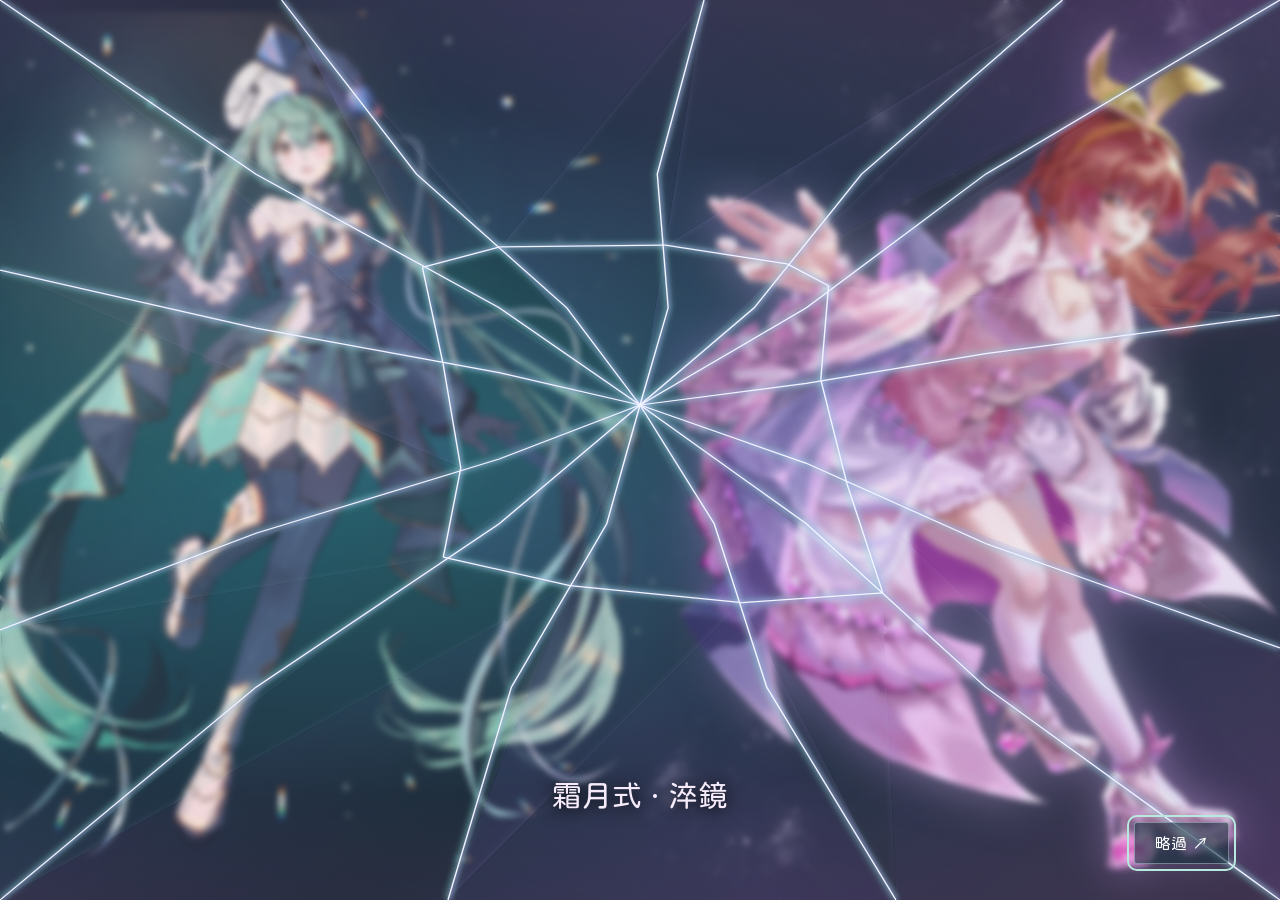
<file: index.html>
<!doctype html>
<html lang="zh-Hant" data-theme="dark">
  <head>
    <meta charset="utf-8">
    <meta name="viewport" content="width=device-width,initial-scale=1">
    <meta name="theme-color" content="#071d25">
    <title>霜月式 · 淬鏡 | 霜月式 · 淬鏡</title>
    <link rel="icon" href="assets/mirror.svg">
    <link rel="stylesheet" href="screen.css">
    <script>
      try {
        if (sessionStorage.getItem('shimo-theme') === 'light') {
          document.documentElement.dataset.theme = 'light';
        }
      } catch {}
    </script>
  </head>
  <body data-page="home">
    <div class="world" aria-hidden="true">
      <div class="world-background dark-background"></div>
      <div class="world-background light-background"></div>
      <img class="glass-art dark-only" src="assets/layers/dark-glass.webp" alt="">
      <img class="glass-art light-only" src="assets/layers/light-glass.webp" alt="">
    </div>

    <header>
      <a class="brand" href="index.html" data-zh="霜月式 · 淬鏡" data-en="ShimotsukiCon · Saikyou">霜月式 · 淬鏡</a>
      <div class="controls">
        <button id="language-toggle" aria-label="Switch to English" lang="en">EN</button>
        <button id="theme-toggle" aria-label="切換至明亮模式" aria-pressed="false"><span class="mode-icon" aria-hidden="true">☀</span><span class="mode-label">明亮模式</span></button>
        <button id="motion-toggle" aria-label="關閉動態效果" aria-pressed="true">動態 ON</button>
      </div>
    </header>

    <main class="home-screen" id="main">
      <div class="home-copy">
        <div class="event-title">
          <span>霜月式</span>
          <h1>淬鏡</h1>
          <small>SHIMOTSUKICON · SAIKYOU 2026</small>
        </div>

        <nav class="main-menu" aria-label="活動目錄">
          <a class="menu-link" href="introduction.html">
            <span class="menu-index">01</span>
            <span data-zh="活動簡介" data-en="Introduction">活動簡介</span>
            <span aria-hidden="true">↗</span>
          </a>
          <a class="menu-link" href="stage.html">
            <span class="menu-index">02</span>
            <span data-zh="舞臺表演" data-en="Stage">舞臺表演</span>
            <span aria-hidden="true">↗</span>
          </a>
          <a class="menu-link" href="map.html">
            <span class="menu-index">03</span>
            <span data-zh="場地地圖" data-en="Map">場地地圖</span>
            <span aria-hidden="true">↗</span>
          </a>
          <a class="menu-link" href="random-play-dance.html">
            <span class="menu-index">04</span>
            <span data-zh="隨機宅舞" data-en="Random Play Dance">隨機宅舞</span>
            <span aria-hidden="true">↗</span>
          </a>
          <a class="menu-link" href="cosplayer-rules.html">
            <span class="menu-index">05</span>
            <span data-zh="Cosplayer 守則" data-en="Cosplayer Rules">Cosplayer 守則</span>
            <span aria-hidden="true">↗</span>
          </a>
          <a class="menu-link" href="participants-regulations.html">
            <span class="menu-index">06</span>
            <span data-zh="參加者守則" data-en="Participants Regulations">參加者守則</span>
            <span aria-hidden="true">↗</span>
          </a>
          <a class="menu-link" href="faq.html">
            <span class="menu-index">07</span>
            <span data-zh="常見問題" data-en="FAQ">常見問題</span>
            <span aria-hidden="true">↗</span>
          </a>
        </nav>
      </div>

      <div class="character-stage" aria-label="看板娘">
        <img class="character dark-character" src="assets/layers/hekiru.webp" alt="Hekiru">
        <img class="character light-character" src="assets/layers/nozomi.webp" alt="Nozomi">
        <span class="character-name dark-only">Hekiru</span>
        <span class="character-name light-only">Nozomi</span>
      </div>
    </main>

    <footer>
      <a class="society-link" href="https://www.acabox.studsoc.hku.hk/" target="_blank" rel="noopener" data-zh="ACA 網站 ↗" data-en="ACA website ↗">ACA 網站 ↗</a>
      <span class="event-date">2026.11.15 · 12:00–20:00</span>
      <div>
        <a class="ticket-link" href="https://www.art-mate.net/doc/99977" target="_blank" rel="noopener" data-zh="購票 ↗" data-en="Tickets ↗">購票 ↗</a>
        <button id="replay" data-zh="重播開場" data-en="Replay intro">重播開場</button>
        <a href="https://www.instagram.com/acahku/" target="_blank" rel="noopener">IG ↗</a>
      </div>
    </footer>

    <div class="entrance" id="entrance" hidden>
      <div class="entrance-backdrop"></div>
      <div class="entrance-characters" aria-hidden="true">
        <img class="entrance-hekiru" src="assets/layers/hekiru.webp" alt="">
        <img class="entrance-nozomi" src="assets/layers/nozomi.webp" alt="">
      </div>
      <div class="mirror-surface" id="mirror-surface" aria-hidden="true"></div>
      <svg class="crack-lines" viewBox="0 0 1000 800" preserveAspectRatio="none" aria-hidden="true">
        <g id="fractures"></g>
      </svg>
      <div class="entrance-title" aria-hidden="true">霜月式 · 淬鏡</div>
      <button id="skip" data-zh="略過 ↗" data-en="Skip ↗">略過 ↗</button>
    </div>
    <script src="screen.js"></script>
  </body>
</html>
</file>
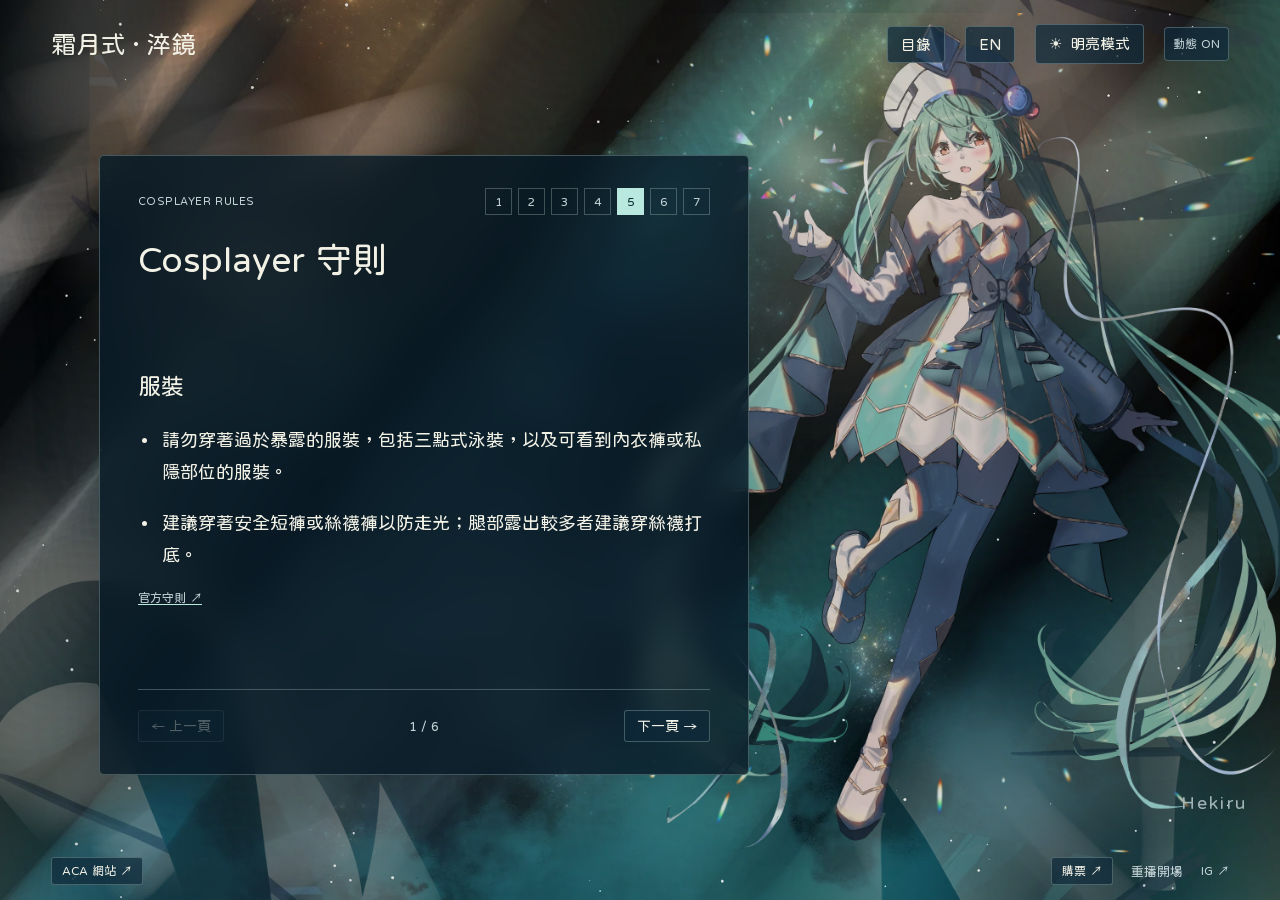
<file: cosplayer-rules.html>
<!doctype html>
<html lang="zh-Hant" data-theme="dark">
  <head>
    <meta charset="utf-8">
    <meta name="viewport" content="width=device-width,initial-scale=1">
    <meta name="theme-color" content="#071d25">
    <title>Cosplayer 守則 | 霜月式 · 淬鏡</title>
    <link rel="icon" href="assets/mirror.svg">
    <link rel="stylesheet" href="screen.css">
    <script>
      try {
        if (sessionStorage.getItem('shimo-theme') === 'light') {
          document.documentElement.dataset.theme = 'light';
        }
      } catch {}
    </script>
  </head>
  <body data-page="cosplayer-rules">
    <div class="world" aria-hidden="true">
      <div class="world-background dark-background"></div>
      <div class="world-background light-background"></div>
      <img class="glass-art dark-only" src="assets/layers/dark-glass.webp" alt="">
      <img class="glass-art light-only" src="assets/layers/light-glass.webp" alt="">
    </div>

    <header>
      <a class="brand" href="index.html" data-zh="霜月式 · 淬鏡" data-en="ShimotsukiCon · Saikyou">霜月式 · 淬鏡</a>
      <div class="controls">
        <a class="home-link" href="index.html" data-zh="目錄" data-en="Menu">目錄</a>
        <button id="language-toggle" aria-label="Switch to English" lang="en">EN</button>
        <button id="theme-toggle" aria-label="切換至明亮模式" aria-pressed="false"><span class="mode-icon" aria-hidden="true">☀</span><span class="mode-label">明亮模式</span></button>
        <button id="motion-toggle" aria-label="關閉動態效果" aria-pressed="true">動態 ON</button>
      </div>
    </header>

    <main class="detail-screen" id="main">
      <section class="page-panel" aria-labelledby="page-title">
        <div class="panel-top">
          <span>COSPLAYER RULES</span>
          <nav aria-label="頁面切換">
            <a href="introduction.html" aria-label="活動簡介" data-label-zh="活動簡介" data-label-en="Introduction">1</a>
            <a href="stage.html" aria-label="舞臺表演" data-label-zh="舞臺表演" data-label-en="Stage">2</a>
            <a href="map.html" aria-label="場地地圖" data-label-zh="場地地圖" data-label-en="Map">3</a>
            <a href="random-play-dance.html" aria-label="隨機宅舞" data-label-zh="隨機宅舞" data-label-en="Random Play Dance">4</a>
            <a href="cosplayer-rules.html" aria-current="page" aria-label="Cosplayer 守則" data-label-zh="Cosplayer 守則" data-label-en="Cosplayer Rules">5</a>
            <a href="participants-regulations.html" aria-label="參加者守則" data-label-zh="參加者守則" data-label-en="Participants Regulations">6</a>
            <a href="faq.html" aria-label="常見問題" data-label-zh="常見問題" data-label-en="FAQ">7</a>
          </nav>
        </div>

        <h1 id="page-title"><span data-zh="Cosplayer 守則" data-en="Cosplayer Rules">Cosplayer 守則</span></h1>

        <div class="page-content">
          <div class="lang-content" data-lang="zh">
            <section class="content-sheet" data-sheet>
              <h2>服裝</h2>
              <ul class="rule-list">
                <li>請勿穿著過於暴露的服裝，包括三點式泳裝，以及可看到內衣褲或私隱部位的服裝。</li>
                <li>建議穿著安全短褲或絲襪褲以防走光；腿部露出較多者建議穿絲襪打底。</li>
              </ul>
            </section>

            <section class="content-sheet" data-sheet hidden>
              <h2>制服與男士服裝</h2>
              <ul class="rule-list">
                <li>男士上身不設服裝限制，下半身覆蓋範圍須大於三角褲。</li>
                <li>請勿穿著軍人、警察、保安，或任何疑似真實正規制服團體的制服。</li>
              </ul>
            </section>

            <section class="content-sheet" data-sheet hidden>
              <h2>道具與洗手間</h2>
              <ul class="rule-list">
                <li>不可攜帶具攻擊性或危險性的物品，例如氣槍、煙花、已開鋒刀具及堅硬物料製作的道具。</li>
                <li>請勿在洗手間進行阻礙他人使用的活動，包括化妝、更衣及噴染。</li>
              </ul>
            </section>

            <section class="content-sheet" data-sheet hidden>
              <h2>整潔與攝影</h2>
              <ul class="rule-list">
                <li>請勿使用會污染場地或需大量清理的拍攝道具，包括羽毛、彩紙亮片及假血。</li>
                <li>請勿在參展攤位附近或主要通道拍照；避免長時間佔用同一場景，讓他人使用。</li>
              </ul>
            </section>

            <section class="content-sheet" data-sheet hidden>
              <h2>現場秩序</h2>
              <ul class="rule-list">
                <li>工作人員發現違規行為時將勸喻改正；如勸喻無效，會要求有關人士離開活動範圍。</li>
              </ul>
            </section>

            <section class="content-sheet" data-sheet hidden>
              <h2>失物處理</h2>
              <ul class="rule-list">
                <li>請保管個人財物。如有遺失或拾獲物品，可到官方攤位查詢或登記。</li>
                <li>活動後會於 Instagram（@acahku）發佈失物認領資訊，請留意帖文；本會對任何損失概不負責。</li>
              </ul>
            </section>

            <p class="source-note"><a class="text-link" href="https://www.instagram.com/acahku/p/DfT3xdLD_g8/" target="_blank" rel="noopener">官方守則 ↗</a></p>
          </div>

          <div class="lang-content" data-lang="en" hidden>
            <section class="content-sheet" data-sheet>
              <h2>Costumes</h2>
              <ul class="rule-list">
                <li>Do not wear overly revealing costumes, including bikinis or clothing that exposes underwear or private parts.</li>
                <li>Safety shorts or tights are recommended to prevent accidental exposure. Stockings are recommended when much of the leg is exposed.</li>
              </ul>
            </section>

            <section class="content-sheet" data-sheet hidden>
              <h2>Uniforms & coverage</h2>
              <ul class="rule-list">
                <li>For men, there is no restriction on upper-body clothing; lower-body coverage must exceed that of briefs.</li>
                <li>Do not wear actual or realistic military, police, security or other official uniforms.</li>
              </ul>
            </section>

            <section class="content-sheet" data-sheet hidden>
              <h2>Props & toilets</h2>
              <ul class="rule-list">
                <li>Do not bring offensive or dangerous items, including airsoft guns, fireworks, sharpened blades or props made from hard materials.</li>
                <li>Do not obstruct others using the toilets, including while applying makeup, changing or spray-dyeing.</li>
              </ul>
            </section>

            <section class="content-sheet" data-sheet hidden>
              <h2>Cleanliness & photography</h2>
              <ul class="rule-list">
                <li>Do not use photography props that stain the venue or require extensive cleanup, including feathers, confetti, glitter or fake blood.</li>
                <li>Do not take photos near booths or in main walkways. Share photo settings rather than occupying one for an extended period.</li>
              </ul>
            </section>

            <section class="content-sheet" data-sheet hidden>
              <h2>Staff instructions</h2>
              <ul class="rule-list">
                <li>Staff will ask anyone breaching the rules to correct their behaviour. Anyone who does not comply will be asked to leave the event area.</li>
              </ul>
            </section>

            <section class="content-sheet" data-sheet hidden>
              <h2>Lost property</h2>
              <ul class="rule-list">
                <li>Look after your belongings. Report lost or found items at the official booth.</li>
                <li>Lost-property collection information will be posted on @acahku after the event. ACA accepts no liability for losses.</li>
              </ul>
            </section>

            <p class="source-note"><a class="text-link" href="https://www.instagram.com/acahku/p/DfT3xdLD_g8/" target="_blank" rel="noopener">Official regulations ↗</a></p>
          </div>
        </div>

        <nav class="content-pager" aria-label="內容分頁" hidden>
          <button id="sheet-prev" data-zh="← 上一頁" data-en="← Previous">← 上一頁</button>
          <span id="sheet-position" role="status" aria-live="polite"></span>
          <button id="sheet-next" data-zh="下一頁 →" data-en="Next →">下一頁 →</button>
        </nav>
      </section>

      <div class="character-stage" aria-label="看板娘">
        <img class="character dark-character" src="assets/layers/hekiru.webp" alt="Hekiru">
        <img class="character light-character" src="assets/layers/nozomi.webp" alt="Nozomi">
        <span class="character-name dark-only">Hekiru</span>
        <span class="character-name light-only">Nozomi</span>
      </div>
    </main>

    <footer>
      <a class="society-link" href="https://www.acabox.studsoc.hku.hk/" target="_blank" rel="noopener" data-zh="ACA 網站 ↗" data-en="ACA website ↗">ACA 網站 ↗</a>
      <div>
        <a class="ticket-link" href="https://www.art-mate.net/doc/99977" target="_blank" rel="noopener" data-zh="購票 ↗" data-en="Tickets ↗">購票 ↗</a>
        <button id="replay" data-zh="重播開場" data-en="Replay intro">重播開場</button>
        <a href="https://www.instagram.com/acahku/" target="_blank" rel="noopener">IG ↗</a>
      </div>
    </footer>

    <div class="entrance" id="entrance" hidden>
      <div class="entrance-backdrop"></div>
      <div class="entrance-characters" aria-hidden="true">
        <img class="entrance-hekiru" src="assets/layers/hekiru.webp" alt="">
        <img class="entrance-nozomi" src="assets/layers/nozomi.webp" alt="">
      </div>
      <div class="mirror-surface" id="mirror-surface" aria-hidden="true"></div>
      <svg class="crack-lines" viewBox="0 0 1000 800" preserveAspectRatio="none" aria-hidden="true">
        <g id="fractures"></g>
      </svg>
      <div class="entrance-title" aria-hidden="true">霜月式 · 淬鏡</div>
      <button id="skip" data-zh="略過 ↗" data-en="Skip ↗">略過 ↗</button>
    </div>
    <script src="screen.js"></script>
  </body>
</html>
</file>
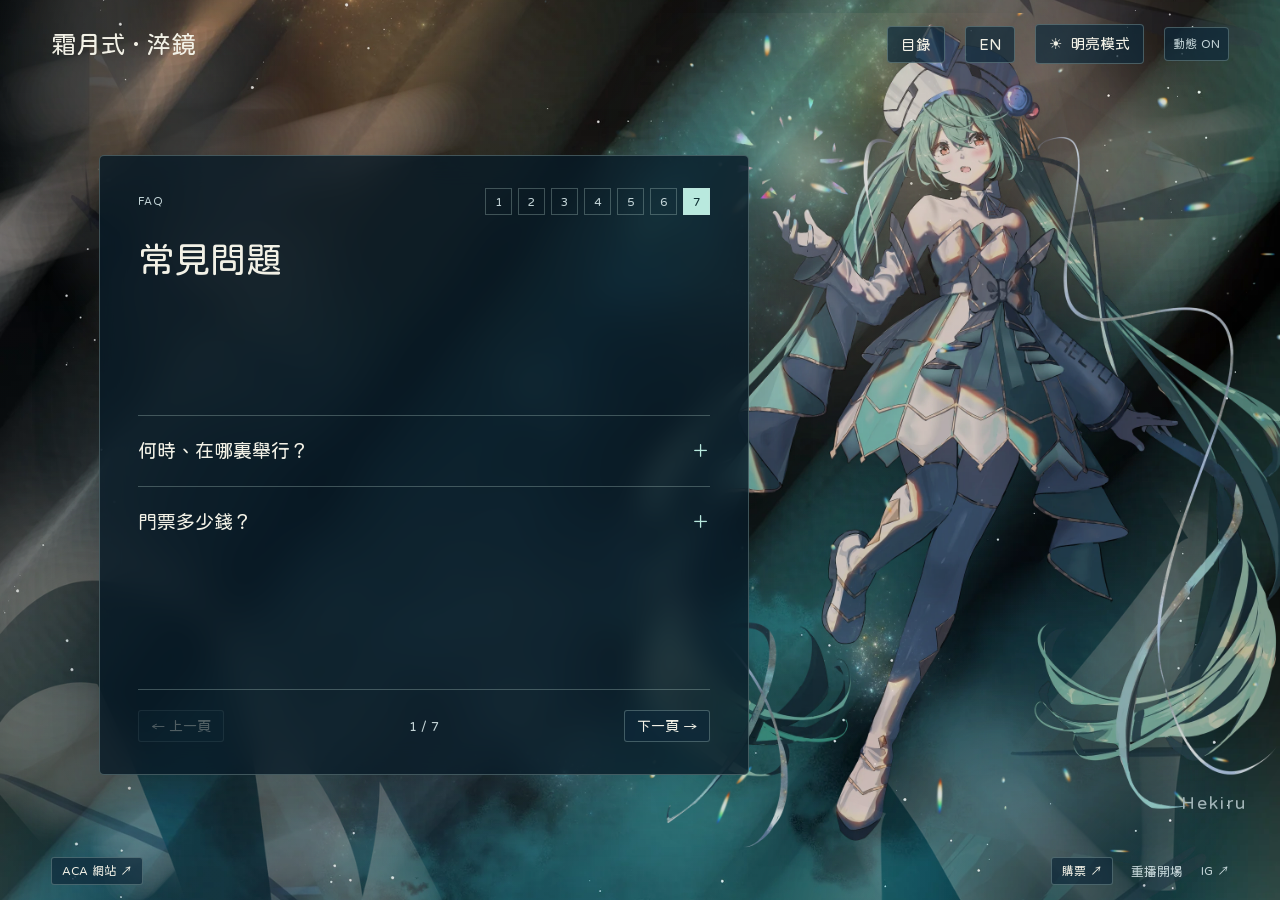
<file: faq.html>
<!doctype html>
<html lang="zh-Hant" data-theme="dark">
  <head>
    <meta charset="utf-8">
    <meta name="viewport" content="width=device-width,initial-scale=1">
    <meta name="theme-color" content="#071d25">
    <title>常見問題 | 霜月式 · 淬鏡</title>
    <link rel="icon" href="assets/mirror.svg">
    <link rel="stylesheet" href="screen.css">
    <script>
      try {
        if (sessionStorage.getItem('shimo-theme') === 'light') {
          document.documentElement.dataset.theme = 'light';
        }
      } catch {}
    </script>
  </head>
  <body data-page="faq">
    <div class="world" aria-hidden="true">
      <div class="world-background dark-background"></div>
      <div class="world-background light-background"></div>
      <img class="glass-art dark-only" src="assets/layers/dark-glass.webp" alt="">
      <img class="glass-art light-only" src="assets/layers/light-glass.webp" alt="">
    </div>

    <header>
      <a class="brand" href="index.html" data-zh="霜月式 · 淬鏡" data-en="ShimotsukiCon · Saikyou">霜月式 · 淬鏡</a>
      <div class="controls">
        <a class="home-link" href="index.html" data-zh="目錄" data-en="Menu">目錄</a>
        <button id="language-toggle" aria-label="Switch to English" lang="en">EN</button>
        <button id="theme-toggle" aria-label="切換至明亮模式" aria-pressed="false"><span class="mode-icon" aria-hidden="true">☀</span><span class="mode-label">明亮模式</span></button>
        <button id="motion-toggle" aria-label="關閉動態效果" aria-pressed="true">動態 ON</button>
      </div>
    </header>

    <main class="detail-screen" id="main">
      <section class="page-panel" aria-labelledby="page-title">
        <div class="panel-top">
          <span>FAQ</span>
          <nav aria-label="頁面切換">
            <a href="introduction.html" aria-label="活動簡介" data-label-zh="活動簡介" data-label-en="Introduction">1</a>
            <a href="stage.html" aria-label="舞臺表演" data-label-zh="舞臺表演" data-label-en="Stage">2</a>
            <a href="map.html" aria-label="場地地圖" data-label-zh="場地地圖" data-label-en="Map">3</a>
            <a href="random-play-dance.html" aria-label="隨機宅舞" data-label-zh="隨機宅舞" data-label-en="Random Play Dance">4</a>
            <a href="cosplayer-rules.html" aria-label="Cosplayer 守則" data-label-zh="Cosplayer 守則" data-label-en="Cosplayer Rules">5</a>
            <a href="participants-regulations.html" aria-label="參加者守則" data-label-zh="參加者守則" data-label-en="Participants Regulations">6</a>
            <a href="faq.html" aria-current="page" aria-label="常見問題" data-label-zh="常見問題" data-label-en="FAQ">7</a>
          </nav>
        </div>

        <h1 id="page-title"><span data-zh="常見問題" data-en="FAQ">常見問題</span></h1>

        <div class="page-content">
          <div class="lang-content" data-lang="zh">
            <section class="content-sheet" data-sheet>
              <div class="faq-items">
                <details>
                  <summary>何時、在哪裏舉行？</summary>
                  <p>2026年11月15日（日）12:00–20:00，觀塘海濱活動空間03，觀塘海濱道86號。</p>
                </details>
                <details>
                  <summary>門票多少錢？</summary>
                  <p>網上門票 HK$50；即日門票 HK$60。<a class="text-link" href="https://www.art-mate.net/doc/99977" target="_blank" rel="noopener">Art-mate 購票 ↗</a></p>
                </details>
              </div>
            </section>

            <section class="content-sheet" data-sheet hidden>
              <div class="faq-items">
                <details>
                  <summary>網上售票何時截止？</summary>
                  <p>11月14日23:59截止。HK$40 早鳥優惠已於10月18日結束。</p>
                </details>
                <details>
                  <summary>最遲何時入場？</summary>
                  <p>現場售票及入場於 18:00 截止。工作人員將於 19:00 起請參加者離場，活動於 20:00 結束。</p>
                </details>
              </div>
            </section>

            <section class="content-sheet" data-sheet hidden>
              <div class="faq-items">
                <details>
                  <summary>不是港大學生也可以參加嗎？</summary>
                  <p>可以。活動歡迎公眾參與。</p>
                </details>
                <details>
                  <summary>一定要 Cosplay 嗎？</summary>
                  <p>不需要；歡迎以日常服裝到場逛攤位及欣賞表演。</p>
                </details>
              </div>
            </section>

            <section class="content-sheet" data-sheet hidden>
              <div class="faq-items">
                <details>
                  <summary>隨舞是甚麼時候？</summary>
                  <p>17:45–19:00。<a class="text-link" href="https://www.instagram.com/acahku/p/DfO75xKDzuQ/" target="_blank" rel="noopener">查看官方歌單 ↗</a></p>
                </details>
                <details>
                  <summary>舞臺表演時間表在哪裏？</summary>
                  <p>請到<a class="text-link" href="stage.html">舞臺表演頁</a>查看各團體的演出時間。</p>
                </details>
              </div>
            </section>

            <section class="content-sheet" data-sheet hidden>
              <div class="faq-items">
                <details>
                  <summary>如何聯絡主辦？</summary>
                  <p>Instagram：@acahku<br>WhatsApp：Johanna 6110 7676 / Derek 5409 2129</p>
                </details>
                <details>
                  <summary>可以再次入場嗎？</summary>
                  <p>可以，參加者可於 18:00 前憑手印再次入場，亦請保留門票供檢閱。</p>
                </details>
              </div>
            </section>

            <section class="content-sheet" data-sheet hidden>
              <div class="faq-items">
                <details>
                  <summary>遺失或拾獲物品怎麼辦？</summary>
                  <p>請到官方攤位查詢或登記；活動後可留意 @acahku 的失物認領帖文。</p>
                </details>
                <details>
                  <summary>哪裏可以查看平面圖及守則？</summary>
                  <p>請到<a class="text-link" href="map.html">場地地圖</a>、<a class="text-link" href="cosplayer-rules.html">Cosplayer 守則</a>及<a class="text-link" href="participants-regulations.html">參加者守則</a>頁。</p>
                </details>
              </div>
            </section>

            <section class="content-sheet" data-sheet hidden>
              <div class="faq-items">
                <details>
                  <summary>可以電郵查詢嗎？</summary>
                  <p>可以：<a class="text-link" href="mailto:hkuaca.shimotsukicon@gmail.com">hkuaca.shimotsukicon@gmail.com</a></p>
                </details>
              </div>
            </section>
          </div>

          <div class="lang-content" data-lang="en" hidden>
            <section class="content-sheet" data-sheet>
              <div class="faq-items">
                <details>
                  <summary>When and where is it?</summary>
                  <p>15 Nov 2026 (Sun), 12:00–20:00. AquaBeat 03, Kwun Tong Promenade, 86 Hoi Bun Road.</p>
                </details>
                <details>
                  <summary>How much are tickets?</summary>
                  <p>HK$50 online; HK$60 on the day. <a class="text-link" href="https://www.art-mate.net/doc/99977" target="_blank" rel="noopener">Book on Art-mate ↗</a></p>
                </details>
              </div>
            </section>

            <section class="content-sheet" data-sheet hidden>
              <div class="faq-items">
                <details>
                  <summary>When does online booking close?</summary>
                  <p>14 Nov at 23:59. The HK$40 early-bird offer ended on 18 Oct.</p>
                </details>
                <details>
                  <summary>What is the last entry time?</summary>
                  <p>On-site ticket sales and admission end at 18:00. Staff begin asking attendees to leave at 19:00. The event ends at 20:00.</p>
                </details>
              </div>
            </section>

            <section class="content-sheet" data-sheet hidden>
              <div class="faq-items">
                <details>
                  <summary>Can non-HKU visitors attend?</summary>
                  <p>Yes. The event is open to the public.</p>
                </details>
                <details>
                  <summary>Do I have to cosplay?</summary>
                  <p>No. You are welcome to visit booths and enjoy the shows in everyday clothes.</p>
                </details>
              </div>
            </section>

            <section class="content-sheet" data-sheet hidden>
              <div class="faq-items">
                <details>
                  <summary>When is Random Play Dance?</summary>
                  <p>17:45–19:00. <a class="text-link" href="https://www.instagram.com/acahku/p/DfO75xKDzuQ/" target="_blank" rel="noopener">See the official song list ↗</a></p>
                </details>
                <details>
                  <summary>Where is the stage schedule?</summary>
                  <p>See each performance time on the <a class="text-link" href="stage.html">Stage page</a>.</p>
                </details>
              </div>
            </section>

            <section class="content-sheet" data-sheet hidden>
              <div class="faq-items">
                <details>
                  <summary>How can I contact ACA?</summary>
                  <p>Instagram: @acahku<br>WhatsApp: Johanna 6110 7676 / Derek 5409 2129</p>
                </details>
                <details>
                  <summary>Can I re-enter?</summary>
                  <p>Yes, participants may re-enter with a hand stamp before 18:00. Keep your ticket for inspection.</p>
                </details>
              </div>
            </section>

            <section class="content-sheet" data-sheet hidden>
              <div class="faq-items">
                <details>
                  <summary>What if I lose or find something?</summary>
                  <p>Report it at the official booth. Check @acahku for lost-property collection posts after the event.</p>
                </details>
                <details>
                  <summary>Where are the floor plan and rules?</summary>
                  <p>See the <a class="text-link" href="map.html">Map</a>, <a class="text-link" href="cosplayer-rules.html">Cosplayer Rules</a> and <a class="text-link" href="participants-regulations.html">Participants Regulations</a> pages.</p>
                </details>
              </div>
            </section>

            <section class="content-sheet" data-sheet hidden>
              <div class="faq-items">
                <details>
                  <summary>Can I email an enquiry?</summary>
                  <p>Yes: <a class="text-link" href="mailto:hkuaca.shimotsukicon@gmail.com">hkuaca.shimotsukicon@gmail.com</a></p>
                </details>
              </div>
            </section>
          </div>
        </div>

        <nav class="content-pager" aria-label="內容分頁" hidden>
          <button id="sheet-prev" data-zh="← 上一頁" data-en="← Previous">← 上一頁</button>
          <span id="sheet-position" role="status" aria-live="polite"></span>
          <button id="sheet-next" data-zh="下一頁 →" data-en="Next →">下一頁 →</button>
        </nav>
      </section>

      <div class="character-stage" aria-label="看板娘">
        <img class="character dark-character" src="assets/layers/hekiru.webp" alt="Hekiru">
        <img class="character light-character" src="assets/layers/nozomi.webp" alt="Nozomi">
        <span class="character-name dark-only">Hekiru</span>
        <span class="character-name light-only">Nozomi</span>
      </div>
    </main>

    <footer>
      <a class="society-link" href="https://www.acabox.studsoc.hku.hk/" target="_blank" rel="noopener" data-zh="ACA 網站 ↗" data-en="ACA website ↗">ACA 網站 ↗</a>
      <div>
        <a class="ticket-link" href="https://www.art-mate.net/doc/99977" target="_blank" rel="noopener" data-zh="購票 ↗" data-en="Tickets ↗">購票 ↗</a>
        <button id="replay" data-zh="重播開場" data-en="Replay intro">重播開場</button>
        <a href="https://www.instagram.com/acahku/" target="_blank" rel="noopener">IG ↗</a>
      </div>
    </footer>

    <div class="entrance" id="entrance" hidden>
      <div class="entrance-backdrop"></div>
      <div class="entrance-characters" aria-hidden="true">
        <img class="entrance-hekiru" src="assets/layers/hekiru.webp" alt="">
        <img class="entrance-nozomi" src="assets/layers/nozomi.webp" alt="">
      </div>
      <div class="mirror-surface" id="mirror-surface" aria-hidden="true"></div>
      <svg class="crack-lines" viewBox="0 0 1000 800" preserveAspectRatio="none" aria-hidden="true">
        <g id="fractures"></g>
      </svg>
      <div class="entrance-title" aria-hidden="true">霜月式 · 淬鏡</div>
      <button id="skip" data-zh="略過 ↗" data-en="Skip ↗">略過 ↗</button>
    </div>
    <script src="screen.js"></script>
  </body>
</html>
</file>
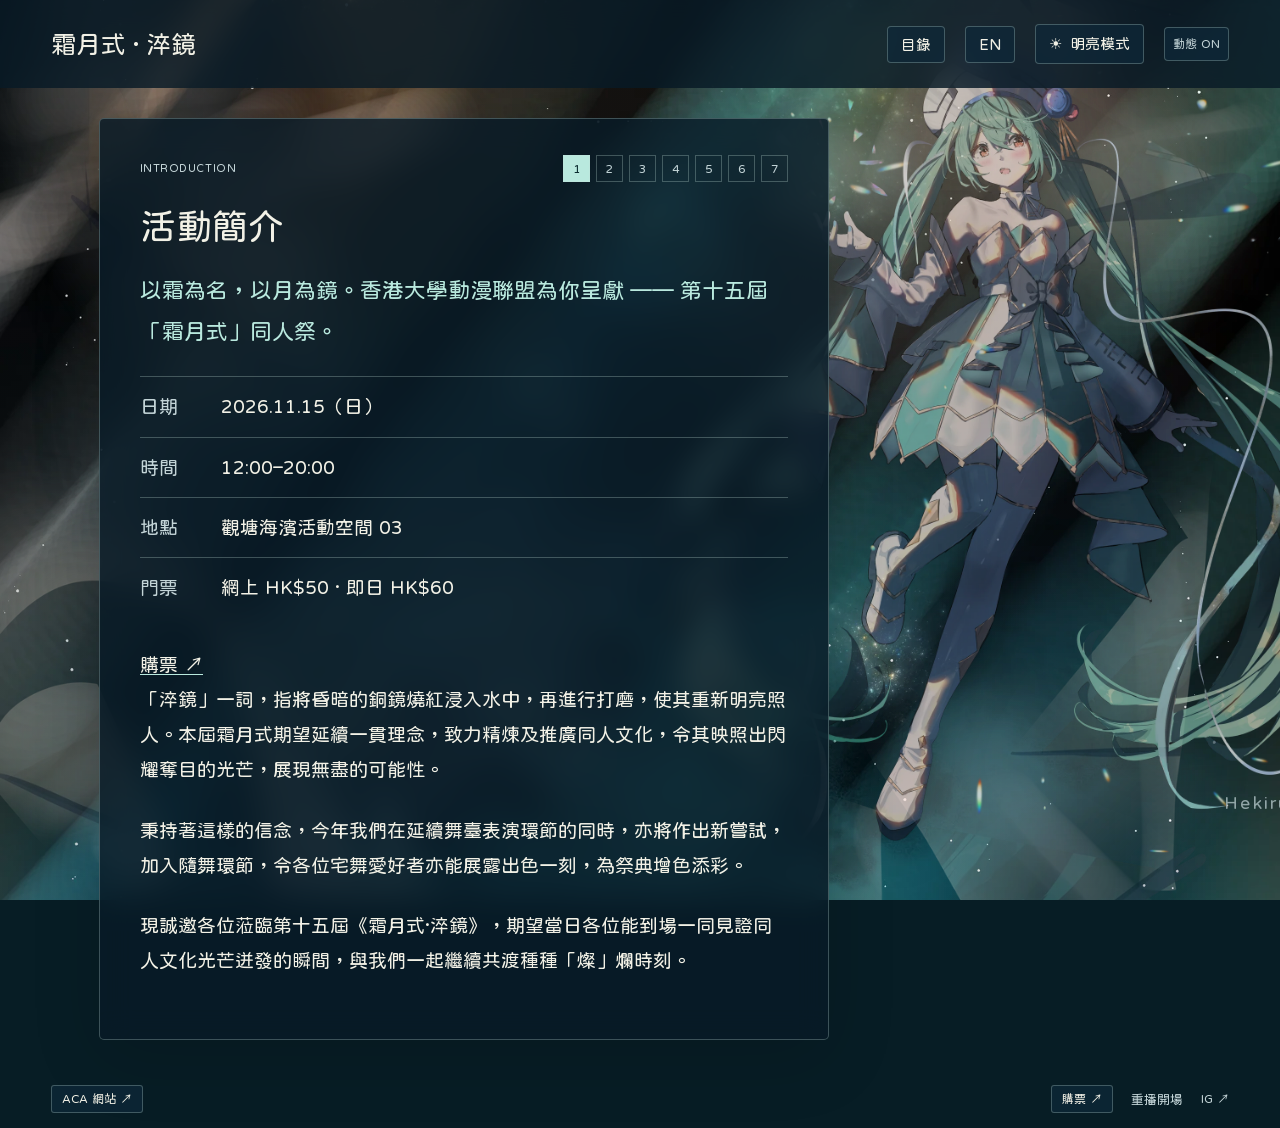
<file: introduction.html>
<!doctype html>
<html lang="zh-Hant" data-theme="dark">
  <head>
    <meta charset="utf-8">
    <meta name="viewport" content="width=device-width,initial-scale=1">
    <meta name="theme-color" content="#071d25">
    <title>活動簡介 | 霜月式 · 淬鏡</title>
    <link rel="icon" href="assets/mirror.svg">
    <link rel="stylesheet" href="screen.css">
    <script>
      try {
        if (sessionStorage.getItem('shimo-theme') === 'light') {
          document.documentElement.dataset.theme = 'light';
        }
      } catch {}
    </script>
  </head>
  <body data-page="introduction">
    <div class="world" aria-hidden="true">
      <div class="world-background dark-background"></div>
      <div class="world-background light-background"></div>
      <img class="glass-art dark-only" src="assets/layers/dark-glass.webp" alt="">
      <img class="glass-art light-only" src="assets/layers/light-glass.webp" alt="">
    </div>

    <header>
      <a class="brand" href="index.html" data-zh="霜月式 · 淬鏡" data-en="ShimotsukiCon · Saikyou">霜月式 · 淬鏡</a>
      <div class="controls">
        <a class="home-link" href="index.html" data-zh="目錄" data-en="Menu">目錄</a>
        <button id="language-toggle" aria-label="Switch to English" lang="en">EN</button>
        <button id="theme-toggle" aria-label="切換至明亮模式" aria-pressed="false"><span class="mode-icon" aria-hidden="true">☀</span><span class="mode-label">明亮模式</span></button>
        <button id="motion-toggle" aria-label="關閉動態效果" aria-pressed="true">動態 ON</button>
      </div>
    </header>

    <main class="detail-screen" id="main">
      <section class="page-panel" aria-labelledby="page-title">
        <div class="panel-top">
          <span>INTRODUCTION</span>
          <nav aria-label="頁面切換">
            <a href="introduction.html" aria-current="page" aria-label="活動簡介" data-label-zh="活動簡介" data-label-en="Introduction">1</a>
            <a href="stage.html" aria-label="舞臺表演" data-label-zh="舞臺表演" data-label-en="Stage">2</a>
            <a href="map.html" aria-label="場地地圖" data-label-zh="場地地圖" data-label-en="Map">3</a>
            <a href="random-play-dance.html" aria-label="隨機宅舞" data-label-zh="隨機宅舞" data-label-en="Random Play Dance">4</a>
            <a href="cosplayer-rules.html" aria-label="Cosplayer 守則" data-label-zh="Cosplayer 守則" data-label-en="Cosplayer Rules">5</a>
            <a href="participants-regulations.html" aria-label="參加者守則" data-label-zh="參加者守則" data-label-en="Participants Regulations">6</a>
            <a href="faq.html" aria-label="常見問題" data-label-zh="常見問題" data-label-en="FAQ">7</a>
          </nav>
        </div>

        <h1 id="page-title"><span data-zh="活動簡介" data-en="Introduction">活動簡介</span></h1>

        <div class="page-content">
          <div class="lang-content" data-lang="zh">
            <p>以霜為名，以月為鏡。香港大學動漫聯盟為你呈獻 —— 第十五屆「霜月式」同人祭。</p>

            <dl class="event-facts">
              <div>
                <dt>日期</dt>
                <dd>2026.11.15（日）</dd>
              </div>
              <div>
                <dt>時間</dt>
                <dd>12:00–20:00</dd>
              </div>
              <div>
                <dt>地點</dt>
                <dd>觀塘海濱活動空間 03</dd>
              </div>
              <div>
                <dt>門票</dt>
                <dd>網上 HK$50 · 即日 HK$60</dd>
              </div>
            </dl>
            <a class="text-link" href="https://www.art-mate.net/doc/99977" target="_blank" rel="noopener">購票 ↗</a>

            <p>「淬鏡」一詞，指將昏暗的銅鏡燒紅浸入水中，再進行打磨，使其重新明亮照人。本屆霜月式期望延續一貫理念，致力精煉及推廣同人文化，令其映照出閃耀奪目的光芒，展現無盡的可能性。</p>

            <p>秉持著這樣的信念，今年我們在延續舞臺表演環節的同時，亦將作出新嘗試，加入隨舞環節，令各位宅舞愛好者亦能展露出色一刻，為祭典增色添彩。</p>

            <p>現誠邀各位蒞臨第十五屆《霜月式·淬鏡》，期望當日各位能到場一同見證同人文化光芒迸發的瞬間，與我們一起繼續共渡種種「燦」爛時刻。</p>
          </div>

          <div class="lang-content" data-lang="en" hidden>
            <p>Named for frost, with the moon as our mirror. The Animation and Comics Association, HKU presents the 15th ShimotsukiCon — Saikyou.</p>

            <dl class="event-facts">
              <div>
                <dt>Date</dt>
                <dd>15 Nov 2026 (Sun)</dd>
              </div>
              <div>
                <dt>Time</dt>
                <dd>12:00–20:00</dd>
              </div>
              <div>
                <dt>Venue</dt>
                <dd>AquaBeat 03, Kwun Tong Promenade</dd>
              </div>
              <div>
                <dt>Tickets</dt>
                <dd>HK$50 online · HK$60 on the day</dd>
              </div>
            </dl>
            <a class="text-link" href="https://www.art-mate.net/doc/99977" target="_blank" rel="noopener">Get tickets ↗</a>

            <p>“Saikyou” describes restoring a tarnished bronze mirror: heating it until red-hot, quenching it in water, then polishing it until it shines again.</p>

            <p>In that spirit, this year’s ShimotsukiCon continues our commitment to refining and promoting doujin culture, reflecting its dazzling brilliance and endless possibilities.</p>

            <p>Alongside our returning stage performances, we are introducing Random Play Dance this year, giving dance lovers a chance to shine and bring even more colour to the festival.</p>

            <p>We warmly invite you to the 15th ShimotsukiCon · Saikyou. Join us to witness doujin culture shine, and share many more brilliant moments together.</p>
          </div>
        </div>

        <nav class="content-pager" aria-label="內容分頁" hidden>
          <button id="sheet-prev" data-zh="← 上一頁" data-en="← Previous">← 上一頁</button>
          <span id="sheet-position" role="status" aria-live="polite"></span>
          <button id="sheet-next" data-zh="下一頁 →" data-en="Next →">下一頁 →</button>
        </nav>
      </section>

      <div class="character-stage" aria-label="看板娘">
        <img class="character dark-character" src="assets/layers/hekiru.webp" alt="Hekiru">
        <img class="character light-character" src="assets/layers/nozomi.webp" alt="Nozomi">
        <span class="character-name dark-only">Hekiru</span>
        <span class="character-name light-only">Nozomi</span>
      </div>
    </main>

    <footer>
      <a class="society-link" href="https://www.acabox.studsoc.hku.hk/" target="_blank" rel="noopener" data-zh="ACA 網站 ↗" data-en="ACA website ↗">ACA 網站 ↗</a>
      <div>
        <a class="ticket-link" href="https://www.art-mate.net/doc/99977" target="_blank" rel="noopener" data-zh="購票 ↗" data-en="Tickets ↗">購票 ↗</a>
        <button id="replay" data-zh="重播開場" data-en="Replay intro">重播開場</button>
        <a href="https://www.instagram.com/acahku/" target="_blank" rel="noopener">IG ↗</a>
      </div>
    </footer>

    <div class="entrance" id="entrance" hidden>
      <div class="entrance-backdrop"></div>
      <div class="entrance-characters" aria-hidden="true">
        <img class="entrance-hekiru" src="assets/layers/hekiru.webp" alt="">
        <img class="entrance-nozomi" src="assets/layers/nozomi.webp" alt="">
      </div>
      <div class="mirror-surface" id="mirror-surface" aria-hidden="true"></div>
      <svg class="crack-lines" viewBox="0 0 1000 800" preserveAspectRatio="none" aria-hidden="true">
        <g id="fractures"></g>
      </svg>
      <div class="entrance-title" aria-hidden="true">霜月式 · 淬鏡</div>
      <button id="skip" data-zh="略過 ↗" data-en="Skip ↗">略過 ↗</button>
    </div>
    <script src="screen.js"></script>
  </body>
</html>
</file>
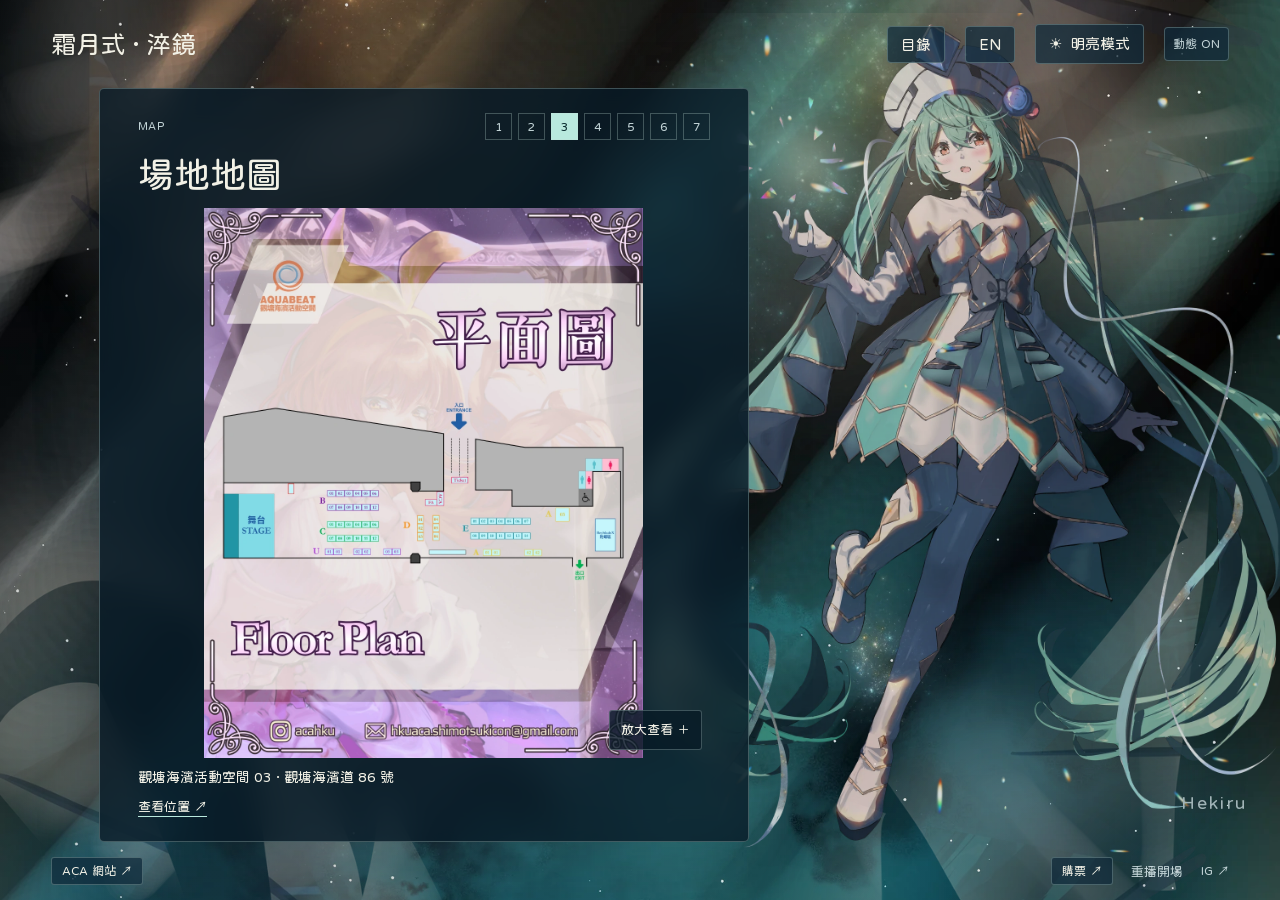
<file: map.html>
<!doctype html>
<html lang="zh-Hant" data-theme="dark">
  <head>
    <meta charset="utf-8">
    <meta name="viewport" content="width=device-width,initial-scale=1">
    <meta name="theme-color" content="#071d25">
    <title>場地地圖 | 霜月式 · 淬鏡</title>
    <link rel="icon" href="assets/mirror.svg">
    <link rel="stylesheet" href="screen.css">
    <script>
      try {
        if (sessionStorage.getItem('shimo-theme') === 'light') {
          document.documentElement.dataset.theme = 'light';
        }
      } catch {}
    </script>
  </head>
  <body data-page="map">
    <div class="world" aria-hidden="true">
      <div class="world-background dark-background"></div>
      <div class="world-background light-background"></div>
      <img class="glass-art dark-only" src="assets/layers/dark-glass.webp" alt="">
      <img class="glass-art light-only" src="assets/layers/light-glass.webp" alt="">
    </div>

    <header>
      <a class="brand" href="index.html" data-zh="霜月式 · 淬鏡" data-en="ShimotsukiCon · Saikyou">霜月式 · 淬鏡</a>
      <div class="controls">
        <a class="home-link" href="index.html" data-zh="目錄" data-en="Menu">目錄</a>
        <button id="language-toggle" aria-label="Switch to English" lang="en">EN</button>
        <button id="theme-toggle" aria-label="切換至明亮模式" aria-pressed="false"><span class="mode-icon" aria-hidden="true">☀</span><span class="mode-label">明亮模式</span></button>
        <button id="motion-toggle" aria-label="關閉動態效果" aria-pressed="true">動態 ON</button>
      </div>
    </header>

    <main class="detail-screen" id="main">
      <section class="page-panel" aria-labelledby="page-title">
        <div class="panel-top">
          <span>MAP</span>
          <nav aria-label="頁面切換">
            <a href="introduction.html" aria-label="活動簡介" data-label-zh="活動簡介" data-label-en="Introduction">1</a>
            <a href="stage.html" aria-label="舞臺表演" data-label-zh="舞臺表演" data-label-en="Stage">2</a>
            <a href="map.html" aria-current="page" aria-label="場地地圖" data-label-zh="場地地圖" data-label-en="Map">3</a>
            <a href="random-play-dance.html" aria-label="隨機宅舞" data-label-zh="隨機宅舞" data-label-en="Random Play Dance">4</a>
            <a href="cosplayer-rules.html" aria-label="Cosplayer 守則" data-label-zh="Cosplayer 守則" data-label-en="Cosplayer Rules">5</a>
            <a href="participants-regulations.html" aria-label="參加者守則" data-label-zh="參加者守則" data-label-en="Participants Regulations">6</a>
            <a href="faq.html" aria-label="常見問題" data-label-zh="常見問題" data-label-en="FAQ">7</a>
          </nav>
        </div>

        <h1 id="page-title"><span data-zh="場地地圖" data-en="Map">場地地圖</span></h1>

        <div class="page-content">
          <div class="lang-content" data-lang="zh">
            <div class="floor-plan-content">
              <button class="floor-plan-button" data-open-map aria-label="放大場地平面圖">
                <img src="assets/event/floor-plan.webp" width="1080" height="1350" alt="場地平面圖：攤位、入口、出口、舞臺及洗手間">
                <span>放大查看 ＋</span>
              </button>
              <p class="map-address">觀塘海濱活動空間 03 · 觀塘海濱道 86 號</p>
              <a
                class="text-link"
                href="https://www.google.com/maps/search/?api=1&query=AquaBeat+03+86+Hoi+Bun+Road"
                target="_blank"
                rel="noopener"
              >查看位置 ↗</a>
            </div>
          </div>

          <div class="lang-content" data-lang="en" hidden>
            <div class="floor-plan-content">
              <button class="floor-plan-button" data-open-map aria-label="Enlarge the floor plan">
                <img src="assets/event/floor-plan.webp" width="1080" height="1350" alt="Floor plan with booths, entrance, exit, stage and toilets">
                <span>Enlarge ＋</span>
              </button>
              <p class="map-address">AquaBeat 03 · 86 Hoi Bun Road</p>
              <a
                class="text-link"
                href="https://www.google.com/maps/search/?api=1&query=AquaBeat+03+86+Hoi+Bun+Road"
                target="_blank"
                rel="noopener"
              >Open location ↗</a>
            </div>
          </div>
        </div>

        <nav class="content-pager" aria-label="內容分頁" hidden>
          <button id="sheet-prev" data-zh="← 上一頁" data-en="← Previous">← 上一頁</button>
          <span id="sheet-position" role="status" aria-live="polite"></span>
          <button id="sheet-next" data-zh="下一頁 →" data-en="Next →">下一頁 →</button>
        </nav>
      </section>

      <div class="character-stage" aria-label="看板娘">
        <img class="character dark-character" src="assets/layers/hekiru.webp" alt="Hekiru">
        <img class="character light-character" src="assets/layers/nozomi.webp" alt="Nozomi">
        <span class="character-name dark-only">Hekiru</span>
        <span class="character-name light-only">Nozomi</span>
      </div>
    </main>

    <footer>
      <a class="society-link" href="https://www.acabox.studsoc.hku.hk/" target="_blank" rel="noopener" data-zh="ACA 網站 ↗" data-en="ACA website ↗">ACA 網站 ↗</a>
      <div>
        <a class="ticket-link" href="https://www.art-mate.net/doc/99977" target="_blank" rel="noopener" data-zh="購票 ↗" data-en="Tickets ↗">購票 ↗</a>
        <button id="replay" data-zh="重播開場" data-en="Replay intro">重播開場</button>
        <a href="https://www.instagram.com/acahku/" target="_blank" rel="noopener">IG ↗</a>
      </div>
    </footer>

    <dialog class="map-dialog" id="map-dialog" aria-label="場地平面圖">
      <button id="map-close" data-zh="關閉 ✕" data-en="Close ✕" aria-label="關閉平面圖">關閉 ✕</button>
      <div class="map-viewport">
        <img
          src="assets/event/floor-plan.png"
          alt="觀塘海濱活動空間03場地平面圖"
          data-alt-zh="觀塘海濱活動空間03場地平面圖"
          data-alt-en="AquaBeat 03 event floor plan"
        >
      </div>
      <div class="map-controls">
        <button id="map-zoom-out" aria-label="縮小">−</button>
        <button id="map-zoom-reset" data-zh="重設" data-en="Reset">重設</button>
        <button id="map-zoom-in" aria-label="放大">＋</button>
        <a href="assets/event/floor-plan.png" target="_blank" data-zh="開啟原圖 ↗" data-en="Open original ↗" rel="noopener">開啟原圖 ↗</a>
      </div>
    </dialog>

    <div class="entrance" id="entrance" hidden>
      <div class="entrance-backdrop"></div>
      <div class="entrance-characters" aria-hidden="true">
        <img class="entrance-hekiru" src="assets/layers/hekiru.webp" alt="">
        <img class="entrance-nozomi" src="assets/layers/nozomi.webp" alt="">
      </div>
      <div class="mirror-surface" id="mirror-surface" aria-hidden="true"></div>
      <svg class="crack-lines" viewBox="0 0 1000 800" preserveAspectRatio="none" aria-hidden="true">
        <g id="fractures"></g>
      </svg>
      <div class="entrance-title" aria-hidden="true">霜月式 · 淬鏡</div>
      <button id="skip" data-zh="略過 ↗" data-en="Skip ↗">略過 ↗</button>
    </div>
    <script src="screen.js"></script>
  </body>
</html>
</file>
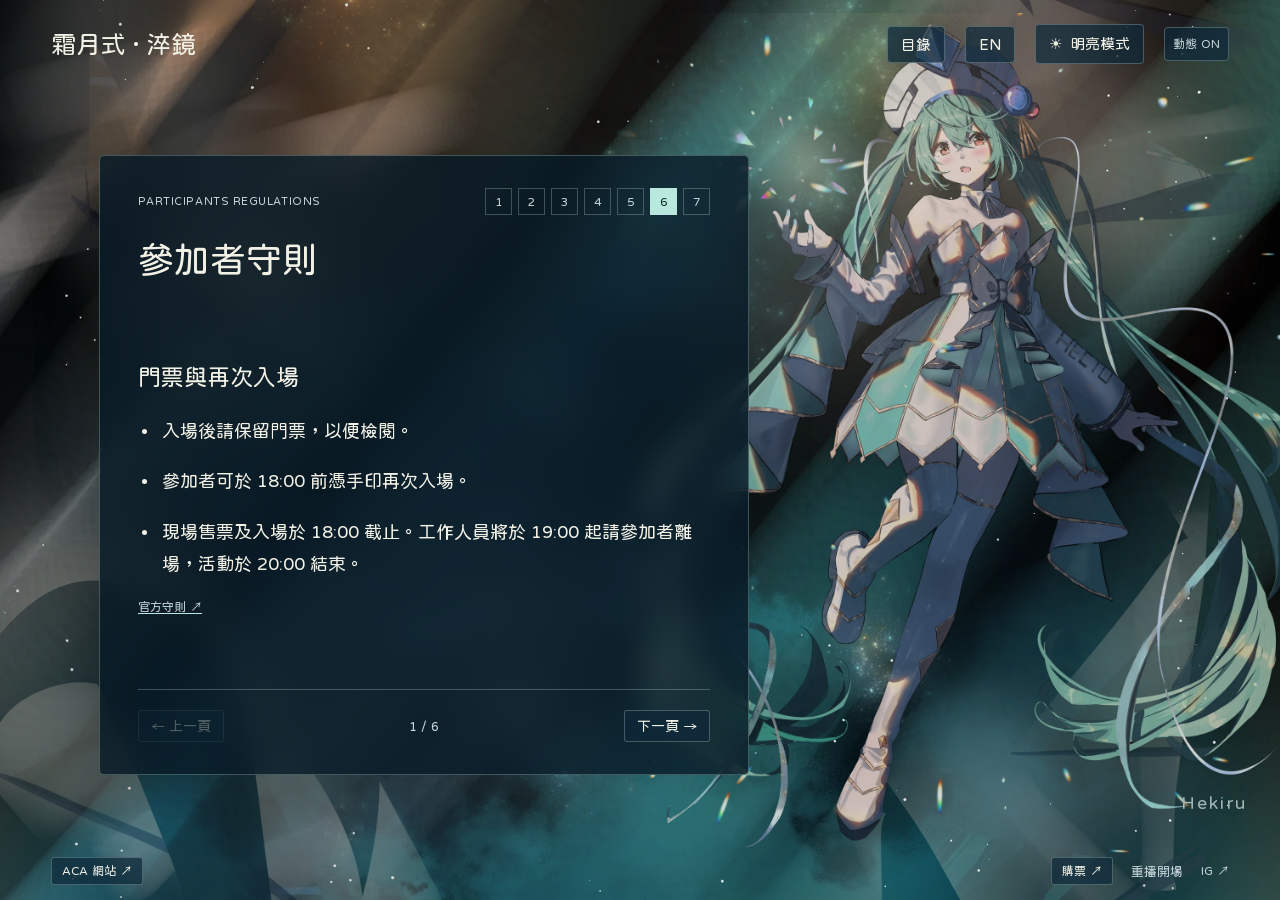
<file: participants-regulations.html>
<!doctype html>
<html lang="zh-Hant" data-theme="dark">
  <head>
    <meta charset="utf-8">
    <meta name="viewport" content="width=device-width,initial-scale=1">
    <meta name="theme-color" content="#071d25">
    <title>參加者守則 | 霜月式 · 淬鏡</title>
    <link rel="icon" href="assets/mirror.svg">
    <link rel="stylesheet" href="screen.css">
    <script>
      try {
        if (sessionStorage.getItem('shimo-theme') === 'light') {
          document.documentElement.dataset.theme = 'light';
        }
      } catch {}
    </script>
  </head>
  <body data-page="participants-regulations">
    <div class="world" aria-hidden="true">
      <div class="world-background dark-background"></div>
      <div class="world-background light-background"></div>
      <img class="glass-art dark-only" src="assets/layers/dark-glass.webp" alt="">
      <img class="glass-art light-only" src="assets/layers/light-glass.webp" alt="">
    </div>

    <header>
      <a class="brand" href="index.html" data-zh="霜月式 · 淬鏡" data-en="ShimotsukiCon · Saikyou">霜月式 · 淬鏡</a>
      <div class="controls">
        <a class="home-link" href="index.html" data-zh="目錄" data-en="Menu">目錄</a>
        <button id="language-toggle" aria-label="Switch to English" lang="en">EN</button>
        <button id="theme-toggle" aria-label="切換至明亮模式" aria-pressed="false"><span class="mode-icon" aria-hidden="true">☀</span><span class="mode-label">明亮模式</span></button>
        <button id="motion-toggle" aria-label="關閉動態效果" aria-pressed="true">動態 ON</button>
      </div>
    </header>

    <main class="detail-screen" id="main">
      <section class="page-panel" aria-labelledby="page-title">
        <div class="panel-top">
          <span>PARTICIPANTS REGULATIONS</span>
          <nav aria-label="頁面切換">
            <a href="introduction.html" aria-label="活動簡介" data-label-zh="活動簡介" data-label-en="Introduction">1</a>
            <a href="stage.html" aria-label="舞臺表演" data-label-zh="舞臺表演" data-label-en="Stage">2</a>
            <a href="map.html" aria-label="場地地圖" data-label-zh="場地地圖" data-label-en="Map">3</a>
            <a href="random-play-dance.html" aria-label="隨機宅舞" data-label-zh="隨機宅舞" data-label-en="Random Play Dance">4</a>
            <a href="cosplayer-rules.html" aria-label="Cosplayer 守則" data-label-zh="Cosplayer 守則" data-label-en="Cosplayer Rules">5</a>
            <a href="participants-regulations.html" aria-current="page" aria-label="參加者守則" data-label-zh="參加者守則" data-label-en="Participants Regulations">6</a>
            <a href="faq.html" aria-label="常見問題" data-label-zh="常見問題" data-label-en="FAQ">7</a>
          </nav>
        </div>

        <h1 id="page-title"><span data-zh="參加者守則" data-en="Participants Regulations">參加者守則</span></h1>

        <div class="page-content">
          <div class="lang-content" data-lang="zh">
            <section class="content-sheet" data-sheet>
              <h2>門票與再次入場</h2>
              <ul class="rule-list">
                <li>入場後請保留門票，以便檢閱。</li>
                <li>參加者可於 18:00 前憑手印再次入場。</li>
                <li>現場售票及入場於 18:00 截止。工作人員將於 19:00 起請參加者離場，活動於 20:00 結束。</li>
              </ul>
            </section>

            <section class="content-sheet" data-sheet hidden>
              <h2>安全與整潔</h2>
              <ul class="rule-list">
                <li>場內嚴禁吸煙，請保持場地整潔。</li>
                <li>請勿攜帶危險物品進場，例如刀具、玻璃等利器。</li>
              </ul>
            </section>

            <section class="content-sheet" data-sheet hidden>
              <h2>通道與舞臺</h2>
              <ul class="rule-list">
                <li>請勿長時間在同一位置逗留或拍攝，以免造成阻塞。</li>
                <li>請按場地指示觀賞表演，切勿過分貼近舞臺，以保障表演者及參加者安全。</li>
              </ul>
            </section>

            <section class="content-sheet" data-sheet hidden>
              <h2>個人財物與現場秩序</h2>
              <ul class="rule-list">
                <li>請保管自身財物及注意人身安全；本會對任何損失不負責任。</li>
                <li>違反守則、破壞場地或滋擾他人者，本會有權要求其離場。</li>
              </ul>
            </section>

            <section class="content-sheet" data-sheet hidden>
              <h2>現場協助</h2>
              <ul class="rule-list">
                <li>如有疑問，請向本會工作人員查詢。</li>
              </ul>
            </section>

            <section class="content-sheet" data-sheet hidden>
              <h2>守則說明</h2>
              <ul class="rule-list">
                <li>本會保留以上守則的增修及最終解釋權。</li>
                <li>中英文版本如有抵觸或不符，以中文版為準。</li>
              </ul>
            </section>

            <p class="source-note"><a class="text-link" href="https://www.instagram.com/acahku/p/DfUMVTpj9ZD/" target="_blank" rel="noopener">官方守則 ↗</a></p>
          </div>

          <div class="lang-content" data-lang="en" hidden>
            <section class="content-sheet" data-sheet>
              <h2>Tickets & re-entry</h2>
              <ul class="rule-list">
                <li>Keep your ticket after admission for inspection.</li>
                <li>Participants may re-enter with a hand stamp before 18:00.</li>
                <li>On-site ticket sales and admission end at 18:00. Staff begin asking attendees to leave at 19:00. The event ends at 20:00.</li>
              </ul>
            </section>

            <section class="content-sheet" data-sheet hidden>
              <h2>Safety & cleanliness</h2>
              <ul class="rule-list">
                <li>Smoking is strictly prohibited. Keep the venue clean.</li>
                <li>Do not bring dangerous items, including knives, glass or other sharp objects.</li>
              </ul>
            </section>

            <section class="content-sheet" data-sheet hidden>
              <h2>Walkways & stage</h2>
              <ul class="rule-list">
                <li>Avoid staying or taking photos in the same place for an extended period if it causes obstruction.</li>
                <li>Follow venue markings when watching performances. Do not stand too close to the stage, for everyone’s safety.</li>
              </ul>
            </section>

            <section class="content-sheet" data-sheet hidden>
              <h2>Belongings & conduct</h2>
              <ul class="rule-list">
                <li>Look after your belongings and personal safety. ACA accepts no liability for losses.</li>
                <li>ACA may ask anyone who breaches the rules, damages the venue or disturbs others to leave.</li>
              </ul>
            </section>

            <section class="content-sheet" data-sheet hidden>
              <h2>Need help?</h2>
              <ul class="rule-list">
                <li>Ask ACA staff if you have any questions.</li>
              </ul>
            </section>

            <section class="content-sheet" data-sheet hidden>
              <h2>About these rules</h2>
              <ul class="rule-list">
                <li>ACA reserves the right to amend and interpret these regulations.</li>
                <li>If the Chinese and English versions differ, the Chinese version prevails.</li>
              </ul>
            </section>

            <p class="source-note"><a class="text-link" href="https://www.instagram.com/acahku/p/DfUMVTpj9ZD/" target="_blank" rel="noopener">Official regulations ↗</a></p>
          </div>
        </div>

        <nav class="content-pager" aria-label="內容分頁" hidden>
          <button id="sheet-prev" data-zh="← 上一頁" data-en="← Previous">← 上一頁</button>
          <span id="sheet-position" role="status" aria-live="polite"></span>
          <button id="sheet-next" data-zh="下一頁 →" data-en="Next →">下一頁 →</button>
        </nav>
      </section>

      <div class="character-stage" aria-label="看板娘">
        <img class="character dark-character" src="assets/layers/hekiru.webp" alt="Hekiru">
        <img class="character light-character" src="assets/layers/nozomi.webp" alt="Nozomi">
        <span class="character-name dark-only">Hekiru</span>
        <span class="character-name light-only">Nozomi</span>
      </div>
    </main>

    <footer>
      <a class="society-link" href="https://www.acabox.studsoc.hku.hk/" target="_blank" rel="noopener" data-zh="ACA 網站 ↗" data-en="ACA website ↗">ACA 網站 ↗</a>
      <div>
        <a class="ticket-link" href="https://www.art-mate.net/doc/99977" target="_blank" rel="noopener" data-zh="購票 ↗" data-en="Tickets ↗">購票 ↗</a>
        <button id="replay" data-zh="重播開場" data-en="Replay intro">重播開場</button>
        <a href="https://www.instagram.com/acahku/" target="_blank" rel="noopener">IG ↗</a>
      </div>
    </footer>

    <div class="entrance" id="entrance" hidden>
      <div class="entrance-backdrop"></div>
      <div class="entrance-characters" aria-hidden="true">
        <img class="entrance-hekiru" src="assets/layers/hekiru.webp" alt="">
        <img class="entrance-nozomi" src="assets/layers/nozomi.webp" alt="">
      </div>
      <div class="mirror-surface" id="mirror-surface" aria-hidden="true"></div>
      <svg class="crack-lines" viewBox="0 0 1000 800" preserveAspectRatio="none" aria-hidden="true">
        <g id="fractures"></g>
      </svg>
      <div class="entrance-title" aria-hidden="true">霜月式 · 淬鏡</div>
      <button id="skip" data-zh="略過 ↗" data-en="Skip ↗">略過 ↗</button>
    </div>
    <script src="screen.js"></script>
  </body>
</html>
</file>
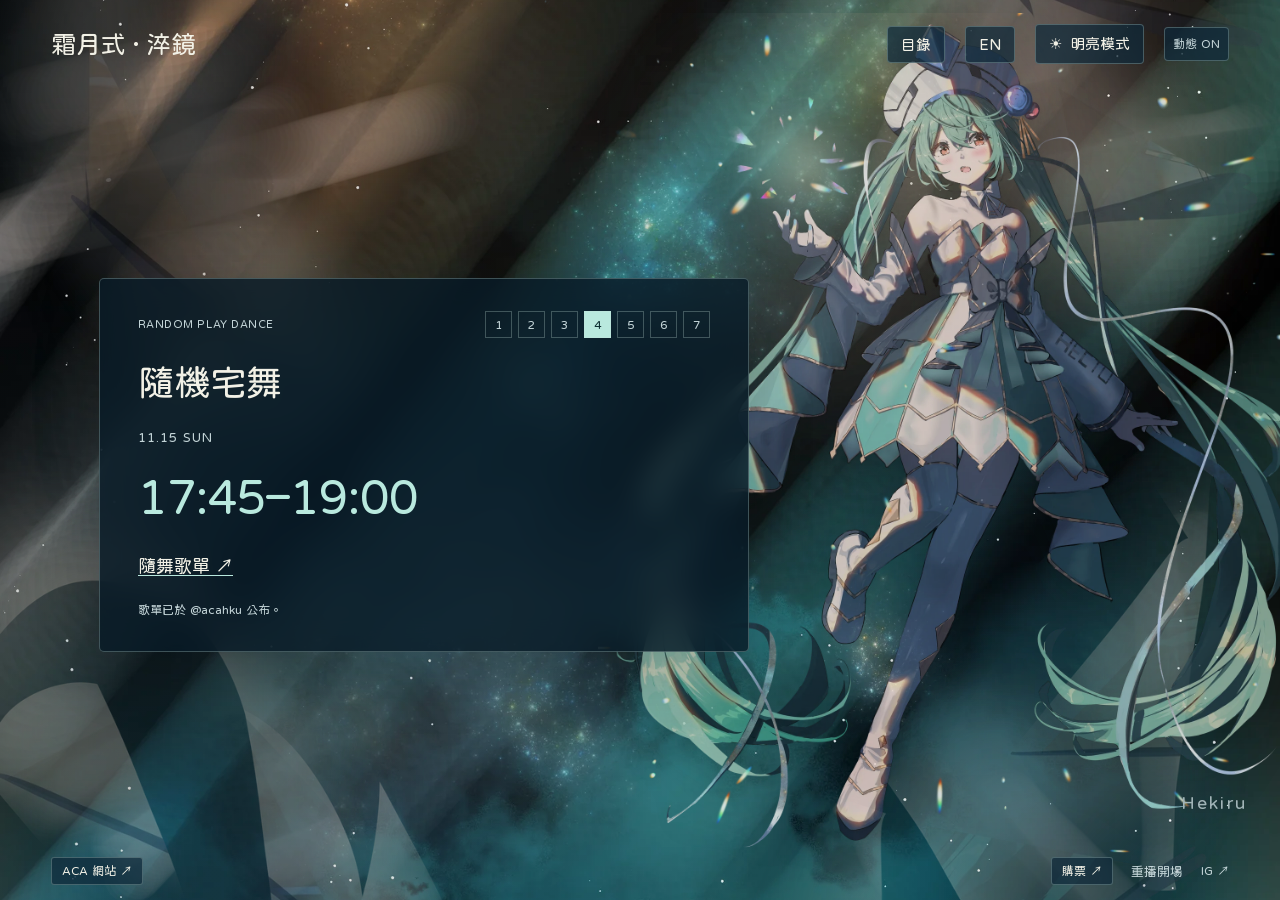
<file: random-play-dance.html>
<!doctype html>
<html lang="zh-Hant" data-theme="dark">
  <head>
    <meta charset="utf-8">
    <meta name="viewport" content="width=device-width,initial-scale=1">
    <meta name="theme-color" content="#071d25">
    <title>隨機宅舞 | 霜月式 · 淬鏡</title>
    <link rel="icon" href="assets/mirror.svg">
    <link rel="stylesheet" href="screen.css">
    <script>
      try {
        if (sessionStorage.getItem('shimo-theme') === 'light') {
          document.documentElement.dataset.theme = 'light';
        }
      } catch {}
    </script>
  </head>
  <body data-page="random-play-dance">
    <div class="world" aria-hidden="true">
      <div class="world-background dark-background"></div>
      <div class="world-background light-background"></div>
      <img class="glass-art dark-only" src="assets/layers/dark-glass.webp" alt="">
      <img class="glass-art light-only" src="assets/layers/light-glass.webp" alt="">
    </div>

    <header>
      <a class="brand" href="index.html" data-zh="霜月式 · 淬鏡" data-en="ShimotsukiCon · Saikyou">霜月式 · 淬鏡</a>
      <div class="controls">
        <a class="home-link" href="index.html" data-zh="目錄" data-en="Menu">目錄</a>
        <button id="language-toggle" aria-label="Switch to English" lang="en">EN</button>
        <button id="theme-toggle" aria-label="切換至明亮模式" aria-pressed="false"><span class="mode-icon" aria-hidden="true">☀</span><span class="mode-label">明亮模式</span></button>
        <button id="motion-toggle" aria-label="關閉動態效果" aria-pressed="true">動態 ON</button>
      </div>
    </header>

    <main class="detail-screen" id="main">
      <section class="page-panel" aria-labelledby="page-title">
        <div class="panel-top">
          <span>RANDOM PLAY DANCE</span>
          <nav aria-label="頁面切換">
            <a href="introduction.html" aria-label="活動簡介" data-label-zh="活動簡介" data-label-en="Introduction">1</a>
            <a href="stage.html" aria-label="舞臺表演" data-label-zh="舞臺表演" data-label-en="Stage">2</a>
            <a href="map.html" aria-label="場地地圖" data-label-zh="場地地圖" data-label-en="Map">3</a>
            <a href="random-play-dance.html" aria-current="page" aria-label="隨機宅舞" data-label-zh="隨機宅舞" data-label-en="Random Play Dance">4</a>
            <a href="cosplayer-rules.html" aria-label="Cosplayer 守則" data-label-zh="Cosplayer 守則" data-label-en="Cosplayer Rules">5</a>
            <a href="participants-regulations.html" aria-label="參加者守則" data-label-zh="參加者守則" data-label-en="Participants Regulations">6</a>
            <a href="faq.html" aria-label="常見問題" data-label-zh="常見問題" data-label-en="FAQ">7</a>
          </nav>
        </div>

        <h1 id="page-title"><span data-zh="隨機宅舞" data-en="Random Play Dance">隨機宅舞</span></h1>

        <div class="page-content">
          <div class="lang-content" data-lang="zh">
            <p class="section-label">11.15 SUN</p>
            <p class="dance-time">17:45–19:00</p>
            <a class="text-link" href="https://www.instagram.com/acahku/p/DfO75xKDzuQ/" target="_blank" rel="noopener">隨舞歌單 ↗</a>
            <p class="source-note">歌單已於 @acahku 公布。</p>
          </div>

          <div class="lang-content" data-lang="en" hidden>
            <p class="section-label">15 NOV · SUN</p>
            <p class="dance-time">17:45–19:00</p>
            <a class="text-link" href="https://www.instagram.com/acahku/p/DfO75xKDzuQ/" target="_blank" rel="noopener">RPD song list ↗</a>
            <p class="source-note">Official song list published by @acahku.</p>
          </div>
        </div>

        <nav class="content-pager" aria-label="內容分頁" hidden>
          <button id="sheet-prev" data-zh="← 上一頁" data-en="← Previous">← 上一頁</button>
          <span id="sheet-position" role="status" aria-live="polite"></span>
          <button id="sheet-next" data-zh="下一頁 →" data-en="Next →">下一頁 →</button>
        </nav>
      </section>

      <div class="character-stage" aria-label="看板娘">
        <img class="character dark-character" src="assets/layers/hekiru.webp" alt="Hekiru">
        <img class="character light-character" src="assets/layers/nozomi.webp" alt="Nozomi">
        <span class="character-name dark-only">Hekiru</span>
        <span class="character-name light-only">Nozomi</span>
      </div>
    </main>

    <footer>
      <a class="society-link" href="https://www.acabox.studsoc.hku.hk/" target="_blank" rel="noopener" data-zh="ACA 網站 ↗" data-en="ACA website ↗">ACA 網站 ↗</a>
      <div>
        <a class="ticket-link" href="https://www.art-mate.net/doc/99977" target="_blank" rel="noopener" data-zh="購票 ↗" data-en="Tickets ↗">購票 ↗</a>
        <button id="replay" data-zh="重播開場" data-en="Replay intro">重播開場</button>
        <a href="https://www.instagram.com/acahku/" target="_blank" rel="noopener">IG ↗</a>
      </div>
    </footer>

    <div class="entrance" id="entrance" hidden>
      <div class="entrance-backdrop"></div>
      <div class="entrance-characters" aria-hidden="true">
        <img class="entrance-hekiru" src="assets/layers/hekiru.webp" alt="">
        <img class="entrance-nozomi" src="assets/layers/nozomi.webp" alt="">
      </div>
      <div class="mirror-surface" id="mirror-surface" aria-hidden="true"></div>
      <svg class="crack-lines" viewBox="0 0 1000 800" preserveAspectRatio="none" aria-hidden="true">
        <g id="fractures"></g>
      </svg>
      <div class="entrance-title" aria-hidden="true">霜月式 · 淬鏡</div>
      <button id="skip" data-zh="略過 ↗" data-en="Skip ↗">略過 ↗</button>
    </div>
    <script src="screen.js"></script>
  </body>
</html>
</file>
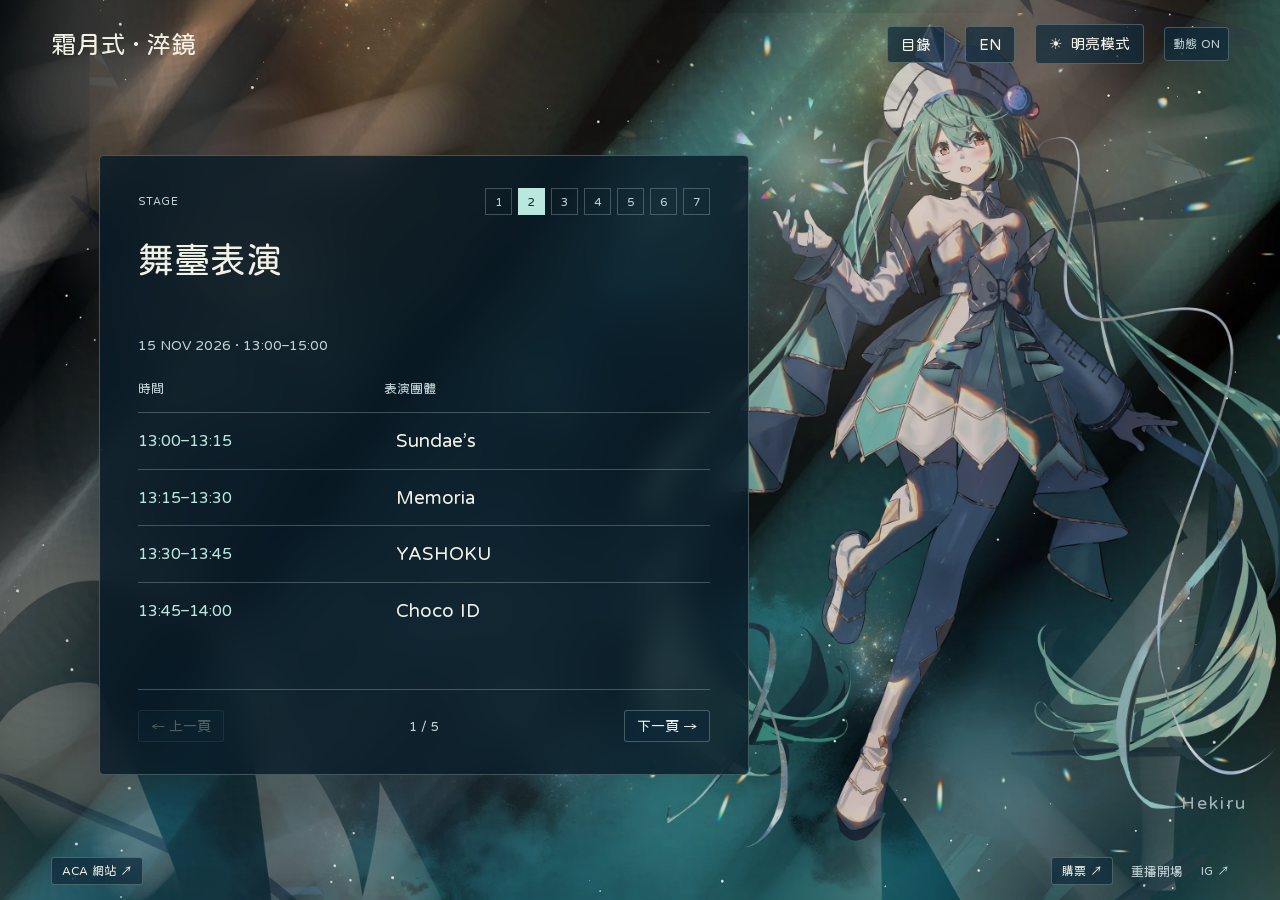
<file: stage.html>
<!doctype html>
<html lang="zh-Hant" data-theme="dark">
  <head>
    <meta charset="utf-8">
    <meta name="viewport" content="width=device-width,initial-scale=1">
    <meta name="theme-color" content="#071d25">
    <title>舞臺表演 | 霜月式 · 淬鏡</title>
    <link rel="icon" href="assets/mirror.svg">
    <link rel="stylesheet" href="screen.css">
    <script>
      try {
        if (sessionStorage.getItem('shimo-theme') === 'light') {
          document.documentElement.dataset.theme = 'light';
        }
      } catch {}
    </script>
  </head>
  <body data-page="stage">
    <div class="world" aria-hidden="true">
      <div class="world-background dark-background"></div>
      <div class="world-background light-background"></div>
      <img class="glass-art dark-only" src="assets/layers/dark-glass.webp" alt="">
      <img class="glass-art light-only" src="assets/layers/light-glass.webp" alt="">
    </div>

    <header>
      <a class="brand" href="index.html" data-zh="霜月式 · 淬鏡" data-en="ShimotsukiCon · Saikyou">霜月式 · 淬鏡</a>
      <div class="controls">
        <a class="home-link" href="index.html" data-zh="目錄" data-en="Menu">目錄</a>
        <button id="language-toggle" aria-label="Switch to English" lang="en">EN</button>
        <button id="theme-toggle" aria-label="切換至明亮模式" aria-pressed="false"><span class="mode-icon" aria-hidden="true">☀</span><span class="mode-label">明亮模式</span></button>
        <button id="motion-toggle" aria-label="關閉動態效果" aria-pressed="true">動態 ON</button>
      </div>
    </header>

    <main class="detail-screen" id="main">
      <section class="page-panel" aria-labelledby="page-title">
        <div class="panel-top">
          <span>STAGE</span>
          <nav aria-label="頁面切換">
            <a href="introduction.html" aria-label="活動簡介" data-label-zh="活動簡介" data-label-en="Introduction">1</a>
            <a href="stage.html" aria-current="page" aria-label="舞臺表演" data-label-zh="舞臺表演" data-label-en="Stage">2</a>
            <a href="map.html" aria-label="場地地圖" data-label-zh="場地地圖" data-label-en="Map">3</a>
            <a href="random-play-dance.html" aria-label="隨機宅舞" data-label-zh="隨機宅舞" data-label-en="Random Play Dance">4</a>
            <a href="cosplayer-rules.html" aria-label="Cosplayer 守則" data-label-zh="Cosplayer 守則" data-label-en="Cosplayer Rules">5</a>
            <a href="participants-regulations.html" aria-label="參加者守則" data-label-zh="參加者守則" data-label-en="Participants Regulations">6</a>
            <a href="faq.html" aria-label="常見問題" data-label-zh="常見問題" data-label-en="FAQ">7</a>
          </nav>
        </div>

        <h1 id="page-title"><span data-zh="舞臺表演" data-en="Stage">舞臺表演</span></h1>

        <div class="page-content">
          <div class="lang-content" data-lang="zh">
            <section class="content-sheet" data-sheet>
              <table class="stage-schedule">
                <caption>15 NOV 2026 · 13:00–15:00</caption>
                <thead>
                  <tr>
                    <th scope="col">時間</th>
                    <th scope="col">表演團體</th>
                  </tr>
                </thead>
                <tbody>
                  <tr>
                    <td>13:00–13:15</td>
                    <td>Sundae’s</td>
                  </tr>
                  <tr>
                    <td>13:15–13:30</td>
                    <td>Memoria</td>
                  </tr>
                  <tr>
                    <td>13:30–13:45</td>
                    <td>YASHOKU</td>
                  </tr>
                  <tr>
                    <td>13:45–14:00</td>
                    <td>Choco ID</td>
                  </tr>
                </tbody>
              </table>
            </section>

            <section class="content-sheet" data-sheet hidden>
              <table class="stage-schedule">
                <caption>15 NOV 2026 · 13:00–15:00</caption>
                <thead>
                  <tr>
                    <th scope="col">時間</th>
                    <th scope="col">表演團體</th>
                  </tr>
                </thead>
                <tbody>
                  <tr>
                    <td>14:00–14:15</td>
                    <td>Sekai Stage</td>
                  </tr>
                  <tr>
                    <td>14:15–14:30</td>
                    <td>青春のシンフォニー</td>
                  </tr>
                  <tr>
                    <td>14:30–14:45</td>
                    <td>Naisho</td>
                  </tr>
                  <tr>
                    <td>14:45–15:00</td>
                    <td>Pikari</td>
                  </tr>
                </tbody>
              </table>
            </section>

            <section class="content-sheet" data-sheet hidden>
              <table class="stage-schedule">
                <caption>15 NOV 2026 · 15:30–17:30</caption>
                <thead>
                  <tr>
                    <th scope="col">時間</th>
                    <th scope="col">表演團體</th>
                  </tr>
                </thead>
                <tbody>
                  <tr>
                    <td>15:30–15:45</td>
                    <td>霙雪OwO</td>
                  </tr>
                  <tr>
                    <td>15:45–16:00</td>
                    <td>iro²iro</td>
                  </tr>
                  <tr>
                    <td>16:00–16:15</td>
                    <td>Miraculous</td>
                  </tr>
                  <tr>
                    <td>16:15–16:30</td>
                    <td>Egaone</td>
                  </tr>
                </tbody>
              </table>
            </section>

            <section class="content-sheet" data-sheet hidden>
              <table class="stage-schedule">
                <caption>15 NOV 2026 · 15:30–17:30</caption>
                <thead>
                  <tr>
                    <th scope="col">時間</th>
                    <th scope="col">表演團體</th>
                  </tr>
                </thead>
                <tbody>
                  <tr>
                    <td>16:30–16:45</td>
                    <td>JOJI DESU</td>
                  </tr>
                  <tr>
                    <td>16:45–17:00</td>
                    <td>HIT8</td>
                  </tr>
                  <tr>
                    <td>17:00–17:15</td>
                    <td>依芸ikumo</td>
                  </tr>
                  <tr>
                    <td>17:15–17:30</td>
                    <td>鏡泠風 Kenith</td>
                  </tr>
                </tbody>
              </table>
            </section>

            <section class="content-sheet" data-sheet hidden>
              <p class="section-label">隨機宅舞</p>
              <p class="dance-time">17:45–19:00</p>
              <a class="text-link" href="https://www.instagram.com/acahku/p/DfRgqOSD9p9/" target="_blank" rel="noopener">官方舞臺時間表 ↗</a>
              <p class="source-note">
                <a class="text-link" href="random-play-dance.html">隨舞歌單 ↗</a>
              </p>
            </section>
          </div>

          <div class="lang-content" data-lang="en" hidden>
            <section class="content-sheet" data-sheet>
              <table class="stage-schedule">
                <caption>15 NOV 2026 · 13:00–15:00</caption>
                <thead>
                  <tr>
                    <th scope="col">Time</th>
                    <th scope="col">Performer</th>
                  </tr>
                </thead>
                <tbody>
                  <tr>
                    <td>13:00–13:15</td>
                    <td>Sundae’s</td>
                  </tr>
                  <tr>
                    <td>13:15–13:30</td>
                    <td>Memoria</td>
                  </tr>
                  <tr>
                    <td>13:30–13:45</td>
                    <td>YASHOKU</td>
                  </tr>
                  <tr>
                    <td>13:45–14:00</td>
                    <td>Choco ID</td>
                  </tr>
                </tbody>
              </table>
            </section>

            <section class="content-sheet" data-sheet hidden>
              <table class="stage-schedule">
                <caption>15 NOV 2026 · 13:00–15:00</caption>
                <thead>
                  <tr>
                    <th scope="col">Time</th>
                    <th scope="col">Performer</th>
                  </tr>
                </thead>
                <tbody>
                  <tr>
                    <td>14:00–14:15</td>
                    <td>Sekai Stage</td>
                  </tr>
                  <tr>
                    <td>14:15–14:30</td>
                    <td>青春のシンフォニー</td>
                  </tr>
                  <tr>
                    <td>14:30–14:45</td>
                    <td>Naisho</td>
                  </tr>
                  <tr>
                    <td>14:45–15:00</td>
                    <td>Pikari</td>
                  </tr>
                </tbody>
              </table>
            </section>

            <section class="content-sheet" data-sheet hidden>
              <table class="stage-schedule">
                <caption>15 NOV 2026 · 15:30–17:30</caption>
                <thead>
                  <tr>
                    <th scope="col">Time</th>
                    <th scope="col">Performer</th>
                  </tr>
                </thead>
                <tbody>
                  <tr>
                    <td>15:30–15:45</td>
                    <td>霙雪OwO</td>
                  </tr>
                  <tr>
                    <td>15:45–16:00</td>
                    <td>iro²iro</td>
                  </tr>
                  <tr>
                    <td>16:00–16:15</td>
                    <td>Miraculous</td>
                  </tr>
                  <tr>
                    <td>16:15–16:30</td>
                    <td>Egaone</td>
                  </tr>
                </tbody>
              </table>
            </section>

            <section class="content-sheet" data-sheet hidden>
              <table class="stage-schedule">
                <caption>15 NOV 2026 · 15:30–17:30</caption>
                <thead>
                  <tr>
                    <th scope="col">Time</th>
                    <th scope="col">Performer</th>
                  </tr>
                </thead>
                <tbody>
                  <tr>
                    <td>16:30–16:45</td>
                    <td>JOJI DESU</td>
                  </tr>
                  <tr>
                    <td>16:45–17:00</td>
                    <td>HIT8</td>
                  </tr>
                  <tr>
                    <td>17:00–17:15</td>
                    <td>依芸ikumo</td>
                  </tr>
                  <tr>
                    <td>17:15–17:30</td>
                    <td>鏡泠風 Kenith</td>
                  </tr>
                </tbody>
              </table>
            </section>

            <section class="content-sheet" data-sheet hidden>
              <p class="section-label">RANDOM PLAY DANCE</p>
              <p class="dance-time">17:45–19:00</p>
              <a class="text-link" href="https://www.instagram.com/acahku/p/DfRgqOSD9p9/" target="_blank" rel="noopener">Official stage schedule ↗</a>
              <p class="source-note">
                <a class="text-link" href="random-play-dance.html">RPD song list ↗</a>
              </p>
            </section>
          </div>
        </div>

        <nav class="content-pager" aria-label="內容分頁" hidden>
          <button id="sheet-prev" data-zh="← 上一頁" data-en="← Previous">← 上一頁</button>
          <span id="sheet-position" role="status" aria-live="polite"></span>
          <button id="sheet-next" data-zh="下一頁 →" data-en="Next →">下一頁 →</button>
        </nav>
      </section>

      <div class="character-stage" aria-label="看板娘">
        <img class="character dark-character" src="assets/layers/hekiru.webp" alt="Hekiru">
        <img class="character light-character" src="assets/layers/nozomi.webp" alt="Nozomi">
        <span class="character-name dark-only">Hekiru</span>
        <span class="character-name light-only">Nozomi</span>
      </div>
    </main>

    <footer>
      <a class="society-link" href="https://www.acabox.studsoc.hku.hk/" target="_blank" rel="noopener" data-zh="ACA 網站 ↗" data-en="ACA website ↗">ACA 網站 ↗</a>
      <div>
        <a class="ticket-link" href="https://www.art-mate.net/doc/99977" target="_blank" rel="noopener" data-zh="購票 ↗" data-en="Tickets ↗">購票 ↗</a>
        <button id="replay" data-zh="重播開場" data-en="Replay intro">重播開場</button>
        <a href="https://www.instagram.com/acahku/" target="_blank" rel="noopener">IG ↗</a>
      </div>
    </footer>

    <div class="entrance" id="entrance" hidden>
      <div class="entrance-backdrop"></div>
      <div class="entrance-characters" aria-hidden="true">
        <img class="entrance-hekiru" src="assets/layers/hekiru.webp" alt="">
        <img class="entrance-nozomi" src="assets/layers/nozomi.webp" alt="">
      </div>
      <div class="mirror-surface" id="mirror-surface" aria-hidden="true"></div>
      <svg class="crack-lines" viewBox="0 0 1000 800" preserveAspectRatio="none" aria-hidden="true">
        <g id="fractures"></g>
      </svg>
      <div class="entrance-title" aria-hidden="true">霜月式 · 淬鏡</div>
      <button id="skip" data-zh="略過 ↗" data-en="Skip ↗">略過 ↗</button>
    </div>
    <script src="screen.js"></script>
  </body>
</html>
</file>
<file: screen.css>
@font-face {
  font-family: Huninn;
  src: url('assets/fonts/jf-openhuninn-2.1.ttf');
}
* {
  box-sizing: border-box;
}
html,
body {
  margin: 0;
  height: 100%;
  overflow: hidden;
}
html {
  --text: #f2f1e6;
  --sub: #c3d4d7;
  --line: #c0ddd44a;
  --panel: #081b27cf;
  --accent: #b9e9de;
  --button: #0e2939b8;
  background: #071d25;
  color: var(--text);
  font:
    18px Huninn,
    'Microsoft JhengHei',
    sans-serif;
}
html[data-theme='light'] {
  --text: #49304e;
  --sub: #725a77;
  --line: #987c9e77;
  --panel: #fff6ffe0;
  --accent: #725185;
  --button: #fff5ffd6;
  background: #f3e7f3;
  color-scheme: light;
}
body {
  display: grid;
  grid-template-rows: 88px minmax(0, 1fr) 58px;
  isolation: isolate;
}
a {
  color: inherit;
  text-decoration: none;
}
button {
  font: inherit;
  color: inherit;
  cursor: pointer;
}
button,
a {
  touch-action: manipulation;
  -webkit-tap-highlight-color: transparent;
}
button {
  background: none;
  border: 0;
}
a:focus-visible,
button:focus-visible,
summary:focus-visible {
  outline: 2px solid var(--accent);
  outline-offset: 5px;
}
button:disabled {
  cursor: default;
}
img {
  display: block;
}

/* Site header and controls */
header {
  padding: 0 4%;
  display: flex;
  align-items: center;
  justify-content: space-between;
  z-index: 3;
  gap: 20px;
}
.brand {
  font-size: 25px;
  white-space: nowrap;
}
.controls {
  display: flex;
  align-items: center;
  gap: 20px;
}
.controls button,
.home-link {
  font-size: 15px;
  padding: 10px 13px;
  border: 1px solid var(--line);
  border-radius: 4px;
  background: var(--button);
}
#motion-toggle {
  font-size: 12px;
  padding: 10px 8px;
  color: var(--sub);
}
.mode-icon {
  margin-right: 8px;
}

/* Background artwork and theme layers */
.world {
  position: fixed;
  inset: 0;
  z-index: -2;
  pointer-events: none;
}
.world-background {
  position: absolute;
  inset: 0;
  background-position: center;
  background-size: cover;
  transition: opacity 0.8s;
}
.dark-background {
  background-image:
    linear-gradient(90deg, #03152030, transparent),
    url('assets/layers/dark-background.webp');
}
.light-background {
  opacity: 0;
  background-image: url('assets/layers/light-background.webp');
  filter: brightness(1.8) saturate(0.5);
}
[data-theme='light'] .light-background {
  opacity: 0.23;
}
[data-theme='light'] .dark-background {
  opacity: 0;
}
.glass-art {
  position: absolute;
  inset: 0;
  width: 100%;
  height: 100%;
  object-fit: cover;
  opacity: 0.28;
  transition: opacity 0.8s;
}
.light-only {
  display: none !important;
}
[data-theme='light'] .dark-only {
  display: none !important;
}
[data-theme='light'] .light-only {
  display: block !important;
}
.home-screen,
.detail-screen {
  position: relative;
  min-height: 0;
  width: min(1400px, 94vw);
  margin: auto;
  height: 100%;
}

/* Event title and home menu */
.home-copy {
  position: relative;
  z-index: 2;
  width: 390px;
  height: 100%;
  display: flex;
  flex-direction: column;
  justify-content: center;
  padding-bottom: 20px;
  margin-left: 5%;
}
.event-title {
  margin-bottom: 25px;
  width: max-content;
}
.event-title > span {
  font-size: 31px;
  letter-spacing: 0.18em;
}
.event-title h1 {
  font-size: 100px;
  line-height: 1.1;
  margin: 5px 0 10px;
  font-weight: 400;
  letter-spacing: 0.09em;
  text-shadow: 2px 3px 0 #37878970;
}
.event-title small {
  font-size: 12px;
  letter-spacing: 0.17em;
  color: var(--sub);
}
.main-menu {
  display: grid;
  gap: 10px;
  max-width: 355px;
}
.menu-link {
  display: flex;
  align-items: center;
  gap: 18px;
  min-height: 53px;
  padding: 10px 19px;
  border: 1px solid var(--line);
  background: var(--button);
  backdrop-filter: blur(9px);
  border-radius: 3px;
  transition:
    background 0.2s,
    transform 0.2s;
  position: relative;
  overflow: hidden;
}
.menu-link > span:last-child {
  margin-left: auto;
  color: var(--accent);
}
.menu-index {
  font-size: 12px;
  color: var(--sub);
}
.menu-link:hover {
  background: #24505bc9;
  transform: translateX(6px);
}
[data-theme='light'] .menu-link:hover {
  background: #f7dcff;
}

/* Character artwork */
.character-stage {
  position: absolute;
  inset: 0 -4% 0 34%;
  pointer-events: none;
  z-index: 0;
  perspective: 900px;
}
.character {
  position: absolute;
  right: 0;
  bottom: -5%;
  width: 100%;
  height: 115%;
  object-fit: contain;
  object-position: center;
  transition:
    opacity 0.8s,
    transform 1.2s;
  filter: drop-shadow(0 10px 25px #00191a44);
}
.dark-character {
  opacity: 1;
  transform: translateX(0);
}
.light-character {
  opacity: 0;
  transform: translateX(40px);
}
[data-theme='light'] .dark-character {
  opacity: 0;
  transform: translateX(-40px);
}
[data-theme='light'] .light-character {
  opacity: 1;
  transform: translateX(0);
}
.character-name {
  position: absolute;
  bottom: 4%;
  right: 12%;
  font-size: 18px;
  color: var(--sub);
  letter-spacing: 0.12em;
}

/* Footer */
footer {
  padding: 0 4%;
  display: flex;
  align-items: center;
  justify-content: space-between;
  gap: 20px;
  z-index: 2;
  color: var(--sub);
  font-size: 12px;
}
footer > div {
  display: flex;
  gap: 22px;
  align-items: center;
}
footer button {
  font-size: 13px;
  padding: 8px 0;
}
.event-date {
  font-size: 15px;
}
.detail-screen {
  display: flex;
  align-items: center;
}

/* Interior page layout */
.page-panel {
  position: relative;
  z-index: 2;
  margin-left: 5%;
  width: 650px;
  max-height: 100%;
  padding: 32px 38px;
  background: var(--panel);
  border: 1px solid var(--line);
  border-radius: 5px;
  backdrop-filter: blur(15px);
  box-shadow: 0 18px 70px #0002;
}
.panel-top {
  display: flex;
  justify-content: space-between;
  align-items: center;
  gap: 15px;
  color: var(--sub);
  font-size: 11px;
  letter-spacing: 0.05em;
}
.panel-top nav {
  display: flex;
  gap: 6px;
}
.panel-top nav a {
  display: grid;
  place-items: center;
  width: 27px;
  height: 27px;
  border: 1px solid var(--line);
  font-size: 12px;
  letter-spacing: 0;
}
.panel-top a[aria-current] {
  background: var(--accent);
  color: #0b2c30;
}
[data-theme='light'] .panel-top a[aria-current] {
  color: white;
}
.page-panel h1 {
  font-weight: 400;
  font-size: 36px;
  margin: 26px 0;
}
.page-content {
  font-size: 18px;
  line-height: 1.8;
}
.page-content > p {
  margin: 0 0 17px;
}
.page-content small {
  font-size: 12px;
  color: var(--sub);
}
.page-content dl {
  margin: 22px 0;
}
.page-content dl > div {
  display: grid;
  grid-template-columns: 65px 1fr;
  gap: 16px;
  border-top: 1px solid var(--line);
  padding: 11px 0;
}
.page-content dd {
  margin: 0;
}
.page-content dt {
  color: var(--sub);
}
.pending {
  height: 230px;
  display: flex;
  flex-direction: column;
  align-items: center;
  justify-content: center;
  text-align: center;
  gap: 15px;
  color: var(--sub);
}
.pending > span {
  font-size: 51px;
  color: var(--accent);
  line-height: 1;
}
.pending p {
  margin: 0;
}
.map-space {
  height: 230px;
  border: 1px dashed var(--line);
  display: flex;
  align-items: center;
  justify-content: center;
  flex-direction: column;
  color: var(--sub);
  font-size: 16px;
}
.map-space > span {
  font-size: 50px;
  color: var(--accent);
}
.venue {
  font-size: 19px;
  margin: 18px 0 0 !important;
}
.detail-screen .character-stage {
  inset: 0 -8% 0 45%;
  opacity: 0.8;
}
.faq-items details {
  border-top: 1px solid var(--line);
  padding: 0;
}
.faq-items summary {
  padding: 18px 0;
  cursor: pointer;
  font-size: 19px;
  list-style: none;
}
.faq-items summary:after {
  content: '＋';
  float: right;
  color: var(--accent);
}
.faq-items details[open] summary:after {
  content: '−';
}
.faq-items p {
  font-size: 16px;
  margin: 0 0 20px;
  color: var(--sub);
  overflow-wrap: anywhere;
}
.faq-items a {
  border-bottom: 1px solid var(--line);
}
.entrance[hidden] {
  display: none;
}

/* Opening animation */
.entrance {
  position: fixed;
  inset: 0;
  z-index: 30;
  overflow: hidden;
  perspective: 1200px;
}
.entrance-backdrop {
  position: absolute;
  inset: 0;
  background: radial-gradient(
    ellipse at 25% 50%,
    #185c67,
    #0d1e2b 55%,
    #33203f
  );
  transition: opacity 2s;
}
.entrance-characters {
  position: absolute;
  inset: 0;
  perspective: 900px;
}
.entrance-characters img {
  position: absolute;
  width: 57%;
  height: 100%;
  object-fit: contain;
  opacity: 0;
  filter: blur(7px);
  transition:
    opacity 1.8s,
    transform 3s,
    filter 2s;
}
.entrance-hekiru {
  left: -5%;
  transform: translate(-50px, 35px) scale(0.85);
}
.entrance-nozomi {
  right: -5%;
  transform: translate(50px, 35px) scale(0.85);
}
.entrance.awake .entrance-characters img {
  opacity: 1;
  filter: blur(0);
  transform: translate(0) scale(1);
}
.mirror-surface {
  position: absolute;
  inset: 0;
  perspective: 1100px;
}
.facet {
  position: absolute;
  inset: 0;
  background: linear-gradient(
    var(--angle),
    #bdf7ec18,
    #a897e936 40%,
    #e8e3f515 65%,
    #87bde92b
  );
  backdrop-filter: blur(3px);
  transform-origin: var(--origin);
  transition:
    transform 2.6s cubic-bezier(0.14, 0.66, 0.26, 1),
    opacity 2.6s;
  transition-delay: var(--delay);
}
.crack-lines {
  position: absolute;
  inset: 0;
  width: 100%;
  height: 100%;
  fill: none;
  stroke: #f1f5ff;
  stroke-width: 1.1;
  filter: drop-shadow(1px 0 2px #b99cfa) drop-shadow(-1px 0 3px #88f0d3);
  opacity: 0;
  transition: opacity 0.5s;
}
.crack-lines path {
  stroke-dasharray: 1;
  stroke-dashoffset: 1;
}
.entrance.cracked .crack-lines {
  opacity: 1;
}
.entrance.cracked .crack-lines path {
  animation: crack 1.1s ease-out forwards;
  animation-delay: var(--delay);
}
.entrance.broken .facet {
  transform: translate3d(var(--dx), var(--dy), var(--dz)) rotateX(var(--rx))
    rotateY(var(--ry)) rotateZ(var(--rz));
  opacity: 0;
}
.entrance.broken .entrance-backdrop,
.entrance.broken .entrance-characters,
.entrance.broken .crack-lines,
.entrance.broken .entrance-title {
  opacity: 0;
  transition: opacity 1.8s;
}
.entrance-title {
  position: absolute;
  bottom: 10%;
  left: 0;
  right: 0;
  text-align: center;
  font-size: 30px;
  color: #f5ebfa;
  text-shadow: 0 2px 18px #000;
  transition: opacity 1s;
}
#skip {
  position: absolute;
  right: 4%;
  bottom: 4%;
  padding: 12px 20px;
  border: 1px solid #d9ecf96b;
  background: #102b3790;
  color: white;
  border-radius: 3px;
  font-size: 16px;
}
.entering .character-stage {
  opacity: 0;
  transform: translateZ(-90px) scale(0.86);
}
.character-stage {
  transition:
    opacity 2s,
    transform 2s;
}

/* Click and button effects */
.fx {
  position: fixed;
  inset: 0;
  z-index: 40;
  pointer-events: none;
  overflow: hidden;
}
.spark {
  position: absolute;
  width: var(--size);
  height: calc(var(--size) * 1.7);
  left: var(--x);
  top: var(--y);
  clip-path: polygon(0 0, 100% 30%, 20% 100%);
  background: linear-gradient(140deg, #fff, var(--color), #ffffff20);
  animation: spark 0.85s ease-out forwards;
}
.button-piece {
  position: fixed;
  pointer-events: none;
  transform-origin: 50% 50%;
  animation: piece 0.8s ease-out forwards;
}
.button-piece > * {
  margin: 0 !important;
  transform: none !important;
  transition: none !important;
  pointer-events: none !important;
  position: relative !important;
  opacity: 1 !important;
}
.paused *,
.paused *:after {
  animation: none !important;
  transition: none !important;
}
.paused .fx {
  display: none;
}
@keyframes crack {
  to {
    stroke-dashoffset: 0;
  }
}
@keyframes spark {
  to {
    transform: translate(var(--dx), var(--dy)) rotate(160deg);
    opacity: 0;
  }
}
@keyframes piece {
  to {
    transform: translate(var(--dx), var(--dy)) rotate(var(--r));
    opacity: 0;
  }
}
@media (max-height: 800px) and (min-width: 701px) {
  body {
    grid-template-rows: 70px minmax(0, 1fr) 44px;
  }
  .event-title {
    margin-bottom: 18px;
  }
  .event-title h1 {
    font-size: 78px;
  }
  .event-title > span {
    font-size: 25px;
  }
  .main-menu {
    gap: 7px;
  }
  .menu-link {
    min-height: 44px;
    padding: 8px 16px;
  }
  .page-panel {
    padding: 25px 30px;
  }
  .page-panel h1 {
    margin: 18px 0;
    font-size: 32px;
  }
  .page-content {
    font-size: 16px;
    line-height: 1.6;
  }
  .page-content dl > div {
    padding: 8px 0;
  }
  .page-content dl {
    margin: 16px 0;
  }
}
@media (max-width: 900px) {
  .home-copy {
    margin-left: 2%;
    width: 330px;
  }
  .character-stage {
    inset: 0 -15% 0 25%;
  }
  .menu-link {
    font-size: 17px;
  }
  .main-menu {
    max-width: 310px;
  }
  .page-panel {
    width: 580px;
    margin-left: 2%;
  }
  .detail-screen .character-stage {
    opacity: 0.35;
  }
  .brand {
    font-size: 21px;
  }
  .controls {
    gap: 10px;
  }
  .controls button,
  .home-link {
    font-size: 13px;
    padding: 9px 11px;
  }
}
@media (max-width: 700px) {
  body {
    grid-template-rows: 66px minmax(0, 1fr) 48px;
  }
  header {
    padding: 0 5%;
    gap: 10px;
  }
  .brand {
    font-size: 18px;
  }
  .controls {
    gap: 7px;
  }
  .controls button,
  .home-link {
    font-size: 12px;
    padding: 8px 9px;
  }
  .mode-icon {
    margin: 0;
    font-size: 18px;
  }
  .mode-label {
    display: none;
  }
  #motion-toggle {
    font-size: 10px;
  }
  .home-screen,
  .detail-screen {
    width: 90vw;
  }
  .home-copy {
    margin: 0;
    width: 100%;
    justify-content: flex-end;
    padding-bottom: 14px;
  }
  .event-title {
    margin: 0 0 16px;
  }
  .event-title > span {
    font-size: 22px;
  }
  .event-title h1 {
    font-size: 68px;
    letter-spacing: 0.05em;
    margin: 3px 0 6px;
  }
  .event-title small {
    font-size: 10px;
  }
  .main-menu {
    grid-template-columns: 1fr 1fr;
    gap: 10px;
    max-width: none;
  }
  .menu-link {
    font-size: 16px;
    min-height: 52px;
    gap: 8px;
    padding: 10px 12px;
    background: var(--panel);
  }
  .menu-index {
    display: none;
  }
  .menu-link:hover {
    transform: none;
  }
  .character-stage {
    inset: -12% -21% 22% 8%;
    opacity: 0.95;
  }
  .character {
    height: 110%;
    bottom: 0;
  }
  .character-name {
    display: none !important;
  }
  .home-copy .event-title {
    z-index: 2;
    text-shadow: 0 2px 18px #00171d;
  }
  .home-copy .event-title h1 {
    color: #f0faf3;
  }
  [data-theme='light'] .home-copy .event-title h1 {
    color: #49304e;
    text-shadow: 0 2px 15px #fff;
  }
  .home-copy .event-title small {
    color: var(--text);
  }
  footer {
    font-size: 10px;
    padding: 0 5%;
    gap: 10px;
  }
  footer > div {
    gap: 14px;
  }
  footer button {
    font-size: 11px;
  }
  .event-date {
    display: none;
  }
  .detail-screen {
    align-items: center;
  }
  .page-panel {
    width: 100%;
    margin: 0;
    padding: 22px;
    max-height: 100%;
  }
  .page-panel h1 {
    font-size: 29px;
    margin: 22px 0;
  }
  .page-content {
    font-size: 16px;
    line-height: 1.7;
  }
  .page-content > p {
    margin: 0 0 15px;
  }
  .page-content dl > div {
    padding: 9px 0;
    grid-template-columns: 48px 1fr;
    gap: 13px;
  }
  .page-content dl {
    margin: 17px 0;
  }
  .page-content small {
    font-size: 11px;
  }
  .panel-top {
    font-size: 9px;
    letter-spacing: 0;
    gap: 10px;
    flex-wrap: wrap;
  }
  .panel-top nav a {
    width: 26px;
    height: 26px;
    font-size: 11px;
  }
  .panel-top nav {
    gap: 5px;
  }
  .pending {
    height: 210px;
  }
  .map-space {
    height: 200px;
    font-size: 15px;
  }
  .venue {
    font-size: 17px;
  }
  .faq-items summary {
    font-size: 17px;
    padding: 17px 0;
  }
  .faq-items p {
    font-size: 14px;
    margin-bottom: 16px;
  }
  .detail-screen .character-stage {
    inset: 0 -30% 0 0;
    opacity: 0.28;
  }
  .entrance-characters img {
    width: 85%;
    height: 78%;
  }
  .entrance-hekiru {
    left: -25%;
    top: -4%;
  }
  .entrance-nozomi {
    right: -25%;
    bottom: -2%;
  }
  .entrance-title {
    font-size: 26px;
    bottom: 12%;
  }
  #skip {
    font-size: 14px;
  }
}
@media (max-height: 690px) and (max-width: 700px) {
  body {
    grid-template-rows: 58px minmax(0, 1fr) 40px;
  }
  .event-title h1 {
    font-size: 55px;
  }
  .event-title > span {
    font-size: 19px;
  }
  .event-title {
    margin-bottom: 12px;
  }
  .menu-link {
    min-height: 46px;
    font-size: 15px;
  }
  .main-menu {
    gap: 8px;
  }
  .home-copy {
    padding-bottom: 8px;
  }
  .page-panel {
    padding: 18px;
  }
  .page-panel h1 {
    font-size: 26px;
    margin: 14px 0;
  }
  .page-content {
    font-size: 15px;
    line-height: 1.6;
  }
  .page-content > p {
    margin-bottom: 10px;
  }
  .page-content dl {
    margin: 12px 0;
  }
  .page-content dl > div {
    padding: 6px 0;
  }
  .pending {
    height: 170px;
  }
  .map-space {
    height: 170px;
  }
  .panel-top nav a {
    width: 24px;
    height: 24px;
  }
}
/* Scale the menu with both screen width and available screen height. */
@media (min-width: 901px) {
  .home-copy {
    width: clamp(340px, 31vw, 490px);
  }
  .main-menu {
    max-width: none;
    width: 100%;
    gap: clamp(8px, 1.2vh, 14px);
  }
  .menu-link {
    font-size: clamp(18px, 1.4vw, 27px);
    min-height: clamp(46px, 6.3vh, 72px);
    padding: 10px clamp(18px, 1.6vw, 30px);
    gap: clamp(15px, 1.5vw, 28px);
  }
  .menu-index {
    font-size: clamp(12px, 0.9vw, 16px);
  }
  .event-title h1 {
    font-size: clamp(78px, min(8vw, 12vh), 132px);
  }
  .event-title > span {
    font-size: clamp(27px, 2.4vw, 40px);
  }
}
.character-name.light-only {
  right: auto;
  left: 9%;
  bottom: 8%;
  padding: 7px 12px;
  border-left: 2px solid var(--accent);
  background: #fff5ffb8;
  border-radius: 2px;
  font-size: 21px;
  z-index: 2;
}
.lang-content[hidden] {
  display: none !important;
}
.lang-content > p {
  margin: 0 0 17px;
}
.page-content:has([data-lang='en']:not([hidden])) dl > div {
  grid-template-columns: 65px 1fr;
}
.lang-content[data-lang='en'] {
  line-height: 1.65;
}
.page-panel h1 {
  overflow-wrap: anywhere;
}
#language-toggle {
  min-width: 43px;
}
@media (max-width: 700px) {
  header {
    gap: 7px;
  }
  .brand {
    font-size: 16px;
  }
  .controls {
    gap: 5px;
  }
  .controls button {
    padding: 7px 8px;
  }
  .home-link {
    font-size: 0;
    padding: 5px 8px;
  }
  .home-link:before {
    content: '⌂';
    font-size: 20px;
  }
  .controls #motion-toggle {
    font-size: 9px;
    padding: 8px 5px;
  }
  #language-toggle {
    min-width: 35px;
  }
  .lang-content > p {
    margin: 0 0 13px;
  }
  .page-panel h1 {
    font-size: clamp(24px, 7vw, 29px);
  }
  .faq-items summary {
    font-size: 16px;
    line-height: 1.5;
    padding-right: 15px;
    position: relative;
  }
  .faq-items summary:after {
    position: absolute;
    right: 0;
    top: 17px;
  }
  .page-content:has([data-lang='en']:not([hidden])) {
    font-size: 15px;
    line-height: 1.55;
  }
  .page-content:has([data-lang='en']:not([hidden])) dl {
    margin: 13px 0;
  }
  .page-content:has([data-lang='en']:not([hidden])) dl > div {
    padding: 7px 0;
    grid-template-columns: 51px 1fr;
  }
  .lang-content[data-lang='en'] .venue {
    font-size: 16px;
  }
  .menu-link span[data-en] {
    overflow-wrap: normal;
  }
  .main-menu .menu-link {
    line-height: 1.25;
  }
}
@media (max-width: 360px) {
  .brand {
    font-size: 14px;
  }
  .controls button {
    padding: 7px 6px;
  }
  .controls {
    gap: 4px;
  }
  .home-link {
    padding: 5px 6px;
  }
  .page-content:has([data-lang='en']:not([hidden])) {
    font-size: 14px;
  }
  .lang-content[data-lang='en'] > p {
    margin-bottom: 9px;
  }
  .page-content:has([data-lang='en']:not([hidden])) dl > div {
    padding: 6px 0;
  }
  .page-panel:has([data-lang='en']:not([hidden])) {
    padding: 17px;
  }
  .lang-content[data-lang='en'] .faq-items summary {
    font-size: 15px;
    padding-block: 14px;
  }
  .lang-content[data-lang='en'] .faq-items p {
    font-size: 13px;
  }
  .main-menu .menu-link {
    font-size: 14px;
  }
}
/* Content stays in one screen; longer sections use small, readable pages. */
.page-panel:has([data-sheet]) {
  display: flex;
  flex-direction: column;
  height: min(620px, 100%);
}
.page-panel:has([data-sheet]) .page-content {
  flex: 1;
  min-height: 0;
  display: flex;
  align-items: center;
}
.lang-content {
  width: 100%;
  min-width: 0;
}
.content-sheet[hidden],
.content-pager[hidden] {
  display: none !important;
}
.content-sheet p {
  margin: 0;
}
.content-sheet h2 {
  font-size: 23px;
  font-weight: 400;
  margin: 0 0 18px;
}
.content-sheet p + p {
  margin-top: 18px;
}
.content-pager {
  display: flex;
  align-items: center;
  justify-content: space-between;
  gap: 12px;
  padding-top: 20px;
  margin-top: 20px;
  border-top: 1px solid var(--line);
  font-size: 14px;
}
.content-pager button {
  padding: 8px 12px;
  border: 1px solid var(--line);
  border-radius: 3px;
  background: var(--button);
  font-size: 14px;
}
.content-pager button:disabled {
  opacity: 0.3;
}
.content-pager span {
  white-space: nowrap;
  color: var(--sub);
  font-size: 13px;
}
.text-link {
  border-bottom: 1px solid var(--accent);
  overflow-wrap: anywhere;
}
.source-note {
  font-size: 12px !important;
  line-height: 1.5;
  margin: 18px 0 0 !important;
  color: var(--sub);
}
.section-label {
  font-size: 13px;
  letter-spacing: 0.08em;
  color: var(--sub);
  margin-bottom: 16px !important;
}
.performer-list {
  list-style: none;
  padding: 0;
  margin: 0 0 15px;
}
.performer-list li {
  display: flex;
  flex-direction: column;
  border-bottom: 1px solid var(--line);
  padding: 8px 0;
  line-height: 1.35;
  gap: 3px;
}
.performer-list strong {
  font-size: 21px;
  font-weight: 400;
}
.performer-list span {
  font-size: 14px;
  color: var(--sub);
}
.source-links {
  display: flex;
  flex-direction: column;
  gap: 18px;
  align-items: flex-start;
  margin-top: 24px;
}
.rule-list {
  padding-left: 1.2em;
  margin: 0;
}
.rule-list li {
  padding-left: 3px;
  margin: 0 0 18px;
}
.dance-time {
  font-size: clamp(32px, 4vw, 48px);
  line-height: 1.3;
  color: var(--accent);
  margin: 14px 0 22px !important;
}
.lang-content:has(.dance-time) > p {
  margin-bottom: 20px;
}
.society-link,
.ticket-link {
  padding: 7px 10px;
  border: 1px solid var(--line);
  border-radius: 3px;
  background: var(--button);
  white-space: nowrap;
}
.ticket-link {
  color: var(--text);
}
footer > div {
  gap: 18px;
}
footer .society-link {
  color: var(--text);
}
.controls {
  flex-shrink: 0;
}
.brand {
  min-width: 0;
}
[data-language='en'] .brand {
  white-space: normal;
  line-height: 1.2;
}
@media (max-width: 700px) {
  .page-panel:has([data-sheet]) {
    height: min(600px, 100%);
  }
  .content-pager {
    padding-top: 12px;
    margin-top: 12px;
    font-size: 12px;
  }
  .content-pager button {
    font-size: 12px;
    padding: 8px;
  }
  .content-pager span {
    font-size: 12px;
  }
  .content-sheet h2 {
    font-size: 21px;
    margin-bottom: 14px;
  }
  .source-note {
    font-size: 11px !important;
    margin-top: 12px !important;
  }
  .performer-list li {
    padding: 7px 0;
  }
  .performer-list strong {
    font-size: 19px;
  }
  .performer-list span {
    font-size: 13px;
  }
  .rule-list li {
    margin-bottom: 14px;
  }
  .society-link,
  .ticket-link {
    padding: 6px 7px;
  }
  footer > div {
    gap: 10px;
  }
  footer {
    gap: 8px;
  }
  [data-language='en'] .brand {
    font-size: 14px;
    max-width: 130px;
  }
  .page-panel:has([data-sheet]) h1 {
    margin: 16px 0;
  }
  .faq-items summary {
    padding-block: 15px;
  }
  .event-facts {
    margin: 0 0 12px !important;
  }
}
@media (max-width: 360px) {
  [data-language='en'] .brand {
    font-size: 12px;
    max-width: 108px;
  }
  footer {
    padding-inline: 4%;
    font-size: 9px;
  }
  footer button {
    font-size: 10px;
  }
  footer > div {
    gap: 8px;
  }
  .page-panel:has([data-sheet]) {
    padding: 17px;
  }
  .page-panel:has([data-sheet]) h1 {
    font-size: 23px;
    margin: 12px 0;
  }
  .page-content:has([data-lang='en']:not([hidden])) {
    line-height: 1.5;
  }
  .content-sheet h2 {
    font-size: 20px;
  }
  .rule-list {
    font-size: 14px;
    line-height: 1.5;
  }
  .rule-list li {
    margin-bottom: 12px;
  }
  .performer-list li {
    padding: 5px 0;
  }
  .performer-list strong {
    font-size: 18px;
  }
  .performer-list span {
    font-size: 12px;
  }
  .section-label {
    font-size: 11px;
    margin-bottom: 8px !important;
  }
  .content-sheet small {
    font-size: 10px;
  }
  .content-pager {
    margin-top: 8px;
    padding-top: 8px;
  }
  .source-note {
    font-size: 10px !important;
  }
  .event-facts dd {
    font-size: 13px;
  }
  .faq-items p {
    font-size: 13px;
    line-height: 1.5;
  }
}
@media (max-height: 480px) and (min-width: 701px) {
  .page-panel:has([data-sheet]) {
    width: 95%;
    height: 100%;
    padding: 12px 22px;
    margin-inline: auto;
  }
  .page-panel:has([data-sheet]) h1 {
    font-size: 24px;
    margin: 7px 0;
  }
  .page-panel:has([data-sheet]) .page-content {
    font-size: 14px;
    line-height: 1.5;
  }
  .content-pager {
    padding-top: 6px;
    margin-top: 6px;
  }
  .content-pager button {
    font-size: 12px;
    padding: 5px 10px;
  }
  .performer-list {
    display: grid;
    grid-template-columns: 1fr 1fr;
    gap: 0 28px;
    margin-bottom: 5px;
  }
  .performer-list li {
    padding: 4px 0;
  }
  .performer-list strong {
    font-size: 17px;
  }
  .performer-list span {
    font-size: 12px;
  }
  .section-label {
    font-size: 11px;
    margin-bottom: 4px !important;
  }
  .content-sheet h2 {
    font-size: 19px;
    margin-bottom: 6px;
  }
  .rule-list li {
    margin-bottom: 7px;
  }
  .source-note {
    margin-top: 7px !important;
    font-size: 10px !important;
  }
  .faq-items summary {
    font-size: 16px;
    padding: 7px 0;
  }
  .faq-items p {
    font-size: 13px;
    margin-bottom: 7px;
  }
  .content-sheet small {
    font-size: 10px;
  }
  .event-facts {
    display: grid;
    grid-template-columns: 1fr 1fr;
    gap: 0 24px;
    margin: 0 0 5px !important;
  }
  .page-content .event-facts > div {
    padding: 4px 0;
  }
  .page-content .event-facts dd {
    font-size: 13px;
  }
  .source-links {
    gap: 8px;
    margin-top: 8px;
  }
}
@media (max-height: 480px) and (min-width: 701px) {
  .page-panel {
    padding: 12px 22px;
    width: 95%;
    margin-inline: auto;
  }
  .page-panel h1 {
    font-size: 24px;
    margin: 7px 0;
  }
  .page-content,
  .lang-content[data-lang='en'] {
    font-size: 14px;
    line-height: 1.5;
  }
  .content-sheet small {
    display: block;
    line-height: 1.3;
  }
  .faq-items summary {
    font-size: 15px;
    line-height: 1.3;
    padding: 6px 0;
  }
  .faq-items p {
    line-height: 1.4;
    margin-bottom: 5px;
  }
  .dance-time {
    font-size: 32px;
    margin: 2px 0 8px !important;
  }
  .lang-content:has(.dance-time) > p {
    margin-bottom: 8px;
  }
  .content-sheet p + p {
    margin-top: 10px;
  }
}
/* Only the introduction follows normal document scrolling. */
html:has(body[data-page='introduction']) {
  height: auto;
  min-height: 100%;
  overflow-y: auto;
  overflow-x: hidden;
}
body[data-page='introduction'] {
  display: flex;
  flex-direction: column;
  min-height: 100vh;
  height: auto;
  overflow: visible;
}
body[data-page='introduction'] header {
  position: sticky;
  top: 0;
  min-height: 88px;
  background: var(--panel);
  backdrop-filter: blur(15px);
  z-index: 5;
}
body[data-page='introduction'] .detail-screen {
  flex: 1;
  display: block;
  height: auto;
  padding-block: 30px;
}
body[data-page='introduction'] .page-panel {
  width: min(730px, 90%);
  max-height: none;
  margin-left: 5%;
  padding: 36px 40px;
}
body[data-page='introduction'] .page-content {
  font-size: 19px;
  line-height: 1.85;
}
body[data-page='introduction'] .lang-content > p {
  margin-bottom: 25px;
}
body[data-page='introduction'] .lang-content > p:first-child {
  font-size: 22px;
  color: var(--accent);
}
body[data-page='introduction'] .event-facts {
  margin: 25px 0 30px !important;
  display: block;
}
body[data-page='introduction'] .event-facts > div {
  grid-template-columns: 65px 1fr;
  padding: 12px 0;
}
body[data-page='introduction'] .character-stage {
  position: fixed;
  inset: 90px -8% 58px 48%;
  opacity: 0.7;
}
body[data-page='introduction'] footer {
  min-height: 58px;
}
/* A seventh destination keeps the same menu rhythm. */
.main-menu .menu-link:last-child:nth-child(odd) {
  grid-column: 1/-1;
}
[data-page='map'] .page-panel {
  display: flex;
  flex-direction: column;
  height: min(790px, 100%);
  padding-block: 24px;
}
[data-page='map'] .page-panel h1 {
  margin: 16px 0;
}
[data-page='map'] .page-content {
  flex: 1;
  min-height: 0;
  display: flex;
}
[data-page='map'] .lang-content {
  height: 100%;
}

/* Floor plan and zoom controls */
.floor-plan-content {
  height: 100%;
  display: flex;
  flex-direction: column;
  align-items: flex-start;
  gap: 9px;
}
.floor-plan-button {
  position: relative;
  display: block;
  flex: 1;
  min-height: 0;
  width: 100%;
  padding: 0;
  cursor: zoom-in;
}
.floor-plan-button img {
  height: 100%;
  width: 100%;
  object-fit: contain;
}
.floor-plan-button span {
  position: absolute;
  right: 8px;
  bottom: 8px;
  padding: 7px 11px;
  background: var(--panel);
  border: 1px solid var(--line);
  border-radius: 3px;
  font-size: 13px;
}
.map-address {
  font-size: 14px !important;
  margin: 0 !important;
  line-height: 1.5;
}
.floor-plan-content > a {
  font-size: 13px;
  line-height: 1.5;
}
.map-dialog {
  color: var(--text);
  background: var(--panel);
  border: 1px solid var(--line);
  border-radius: 6px;
  width: min(1200px, 96vw);
  height: 94dvh;
  max-width: 96vw;
  max-height: 94dvh;
  padding: 16px;
  overflow: hidden;
}
.map-dialog[open] {
  display: flex;
  flex-direction: column;
  gap: 12px;
}
.map-dialog::backdrop {
  background: #000c;
  backdrop-filter: blur(8px);
}
#map-close {
  align-self: flex-end;
  padding: 8px 12px;
  border: 1px solid var(--line);
  border-radius: 3px;
  font-size: 14px;
}
.map-viewport {
  flex: 1;
  min-height: 0;
  overflow: auto;
  overscroll-behavior: contain;
  background: #3d3445;
  touch-action: pan-x pan-y pinch-zoom;
}
.map-viewport img {
  width: calc(100% * var(--map-scale, 1));
  height: auto;
  max-width: none;
  margin: auto;
}
.map-controls {
  display: flex;
  justify-content: center;
  align-items: center;
  gap: 14px;
  font-size: 14px;
}
.map-controls button {
  border: 1px solid var(--line);
  padding: 7px 13px;
  border-radius: 3px;
}
.map-controls button:disabled {
  opacity: 0.3;
}
.map-controls a {
  margin-left: auto;
}

/* Stage timetable */
.stage-schedule {
  width: 100%;
  border-collapse: collapse;
  font-variant-numeric: tabular-nums;
}
.stage-schedule th {
  text-align: left;
  color: var(--sub);
  font-size: 13px;
  font-weight: 400;
  padding: 0 0 12px;
}
.stage-schedule td {
  padding: 15px 0;
  border-top: 1px solid var(--line);
  font-size: 19px;
  line-height: 1.35;
}
.stage-schedule td:first-child {
  width: 43%;
  font-size: 16px;
  color: var(--accent);
  white-space: nowrap;
}
.stage-schedule td:last-child {
  padding-left: 12px;
}
.stage-schedule caption {
  text-align: left;
  margin-bottom: 18px;
  font-size: 14px;
  color: var(--sub);
}
@media (min-width: 901px) {
  .menu-link {
    min-height: clamp(42px, 5.4vh, 66px);
  }
  .event-title {
    margin-bottom: 18px;
  }
}
@media (max-width: 700px) {
  body[data-page='introduction'] header {
    min-height: 66px;
  }
  body[data-page='introduction'] .detail-screen {
    padding-block: 18px;
  }
  body[data-page='introduction'] .page-panel {
    width: 100%;
    margin: 0;
    padding: 23px;
  }
  body[data-page='introduction'] .page-panel h1 {
    margin: 20px 0;
  }
  body[data-page='introduction'] .page-content {
    font-size: 17px;
    line-height: 1.85;
  }
  body[data-page='introduction'] .lang-content > p:first-child {
    font-size: 19px;
  }
  body[data-page='introduction'] .lang-content > p {
    margin-bottom: 24px;
  }
  body[data-page='introduction'] .event-facts > div {
    grid-template-columns: 45px 1fr;
    gap: 14px;
    padding: 11px 0;
  }
  body[data-page='introduction'] .event-facts dd {
    font-size: 16px;
  }
  body[data-page='introduction'] .character-stage {
    inset: 66px -30% 0 8%;
    opacity: 0.22;
  }
  body[data-page='introduction'] footer {
    min-height: 48px;
  }
  [data-page='map'] .page-panel {
    padding: 18px;
  }
  [data-page='map'] .page-panel h1 {
    margin: 12px 0;
  }
  .map-dialog {
    padding: 10px;
  }
  .map-controls {
    gap: 8px;
    font-size: 12px;
  }
  .map-controls button {
    padding: 7px 10px;
  }
  .stage-schedule td {
    font-size: 18px;
    padding: 15px 0;
  }
  .stage-schedule td:first-child {
    font-size: 14px;
    width: 45%;
  }
  .stage-schedule th {
    font-size: 12px;
  }
  .stage-schedule caption {
    font-size: 12px;
  }
}
@media (max-width: 360px) {
  body[data-page='introduction'] .page-panel {
    padding: 20px;
  }
  body[data-page='introduction'] .page-content {
    font-size: 16px;
  }
  body[data-page='introduction'] .lang-content > p:first-child {
    font-size: 18px;
  }
  .stage-schedule td {
    font-size: 16px;
    padding: 12px 0;
  }
  .stage-schedule td:first-child {
    font-size: 12px;
  }
  .map-address {
    font-size: 12px !important;
  }
}
@media (max-height: 480px) and (min-width: 701px) {
  body[data-page='introduction'] header {
    min-height: 70px;
  }
  body[data-page='introduction'] .detail-screen {
    padding-block: 20px;
  }
  body[data-page='introduction'] .page-panel {
    width: 95%;
    margin: auto;
  }
  body[data-page='introduction'] .page-content {
    font-size: 17px;
  }
  body[data-page='introduction'] .character-stage {
    inset: 70px -8% 44px 48%;
  }
  .stage-schedule td {
    padding: 5px 0;
    font-size: 16px;
  }
  .stage-schedule td:first-child {
    font-size: 13px;
  }
  .stage-schedule th {
    padding-bottom: 4px;
    font-size: 11px;
  }
  .stage-schedule caption {
    margin-bottom: 5px;
    font-size: 11px;
  }
  [data-page='map'] .page-panel {
    padding: 10px 20px;
  }
  [data-page='map'] .page-panel h1 {
    margin: 6px 0;
  }
  .floor-plan-content {
    display: grid;
    grid-template-columns: 1fr 1fr;
    grid-template-rows: 1fr auto;
    gap: 8px 20px;
  }
  .floor-plan-button {
    grid-column: 1;
    grid-row: 1/3;
    height: 100%;
  }
  .map-address {
    align-self: end;
  }
  .floor-plan-content > a {
    align-self: start;
  }
}
@media (max-height: 480px) and (min-width: 701px) {
  .stage-schedule caption {
    display: none;
  }
  .stage-schedule td {
    padding: 4px 0;
    font-size: 15px;
  }
  .stage-schedule th {
    padding-bottom: 4px;
  }
  body[data-page='home'] .home-copy {
    width: 94%;
    display: grid;
    grid-template-columns: 190px minmax(0, 1fr);
    gap: 24px;
    align-items: center;
    justify-content: initial;
    padding-bottom: 0;
  }
  body[data-page='home'] .event-title {
    margin: 0;
  }
  body[data-page='home'] .event-title h1 {
    font-size: 62px;
  }
  body[data-page='home'] .event-title > span {
    font-size: 23px;
  }
  body[data-page='home'] .main-menu {
    display: grid;
    grid-template-columns: 1fr 1fr;
    max-width: none;
    gap: 6px;
  }
  body[data-page='home'] .menu-link {
    font-size: 15px;
    min-height: 40px;
    padding: 7px 12px;
    gap: 8px;
  }
  body[data-page='home'] .menu-index {
    display: none;
  }
}
@media (prefers-reduced-motion: reduce) {
  *,
  *:before,
  *:after {
    transition: none !important;
    animation: none !important;
  }
  .entrance,
  .fx {
    display: none !important;
  }
  .entering .character-stage {
    opacity: 1;
    transform: none;
  }
}
</file>
